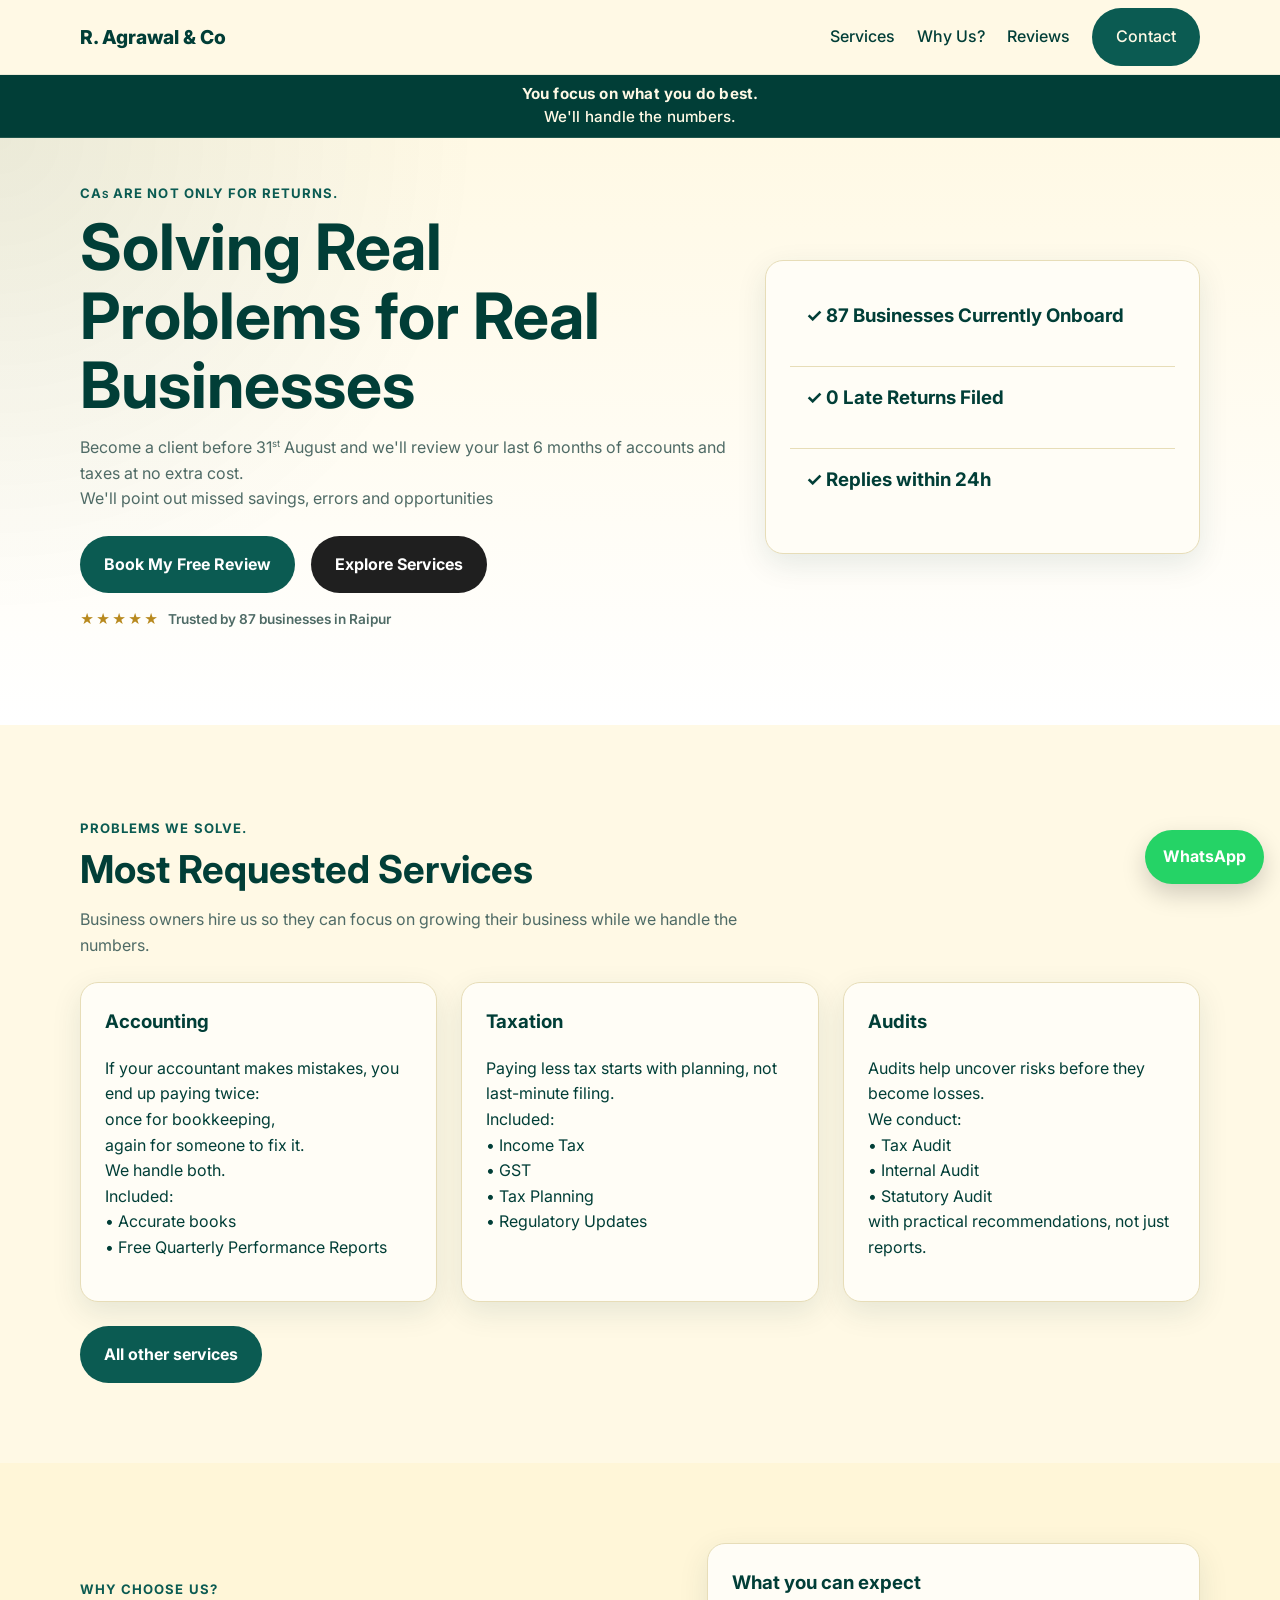
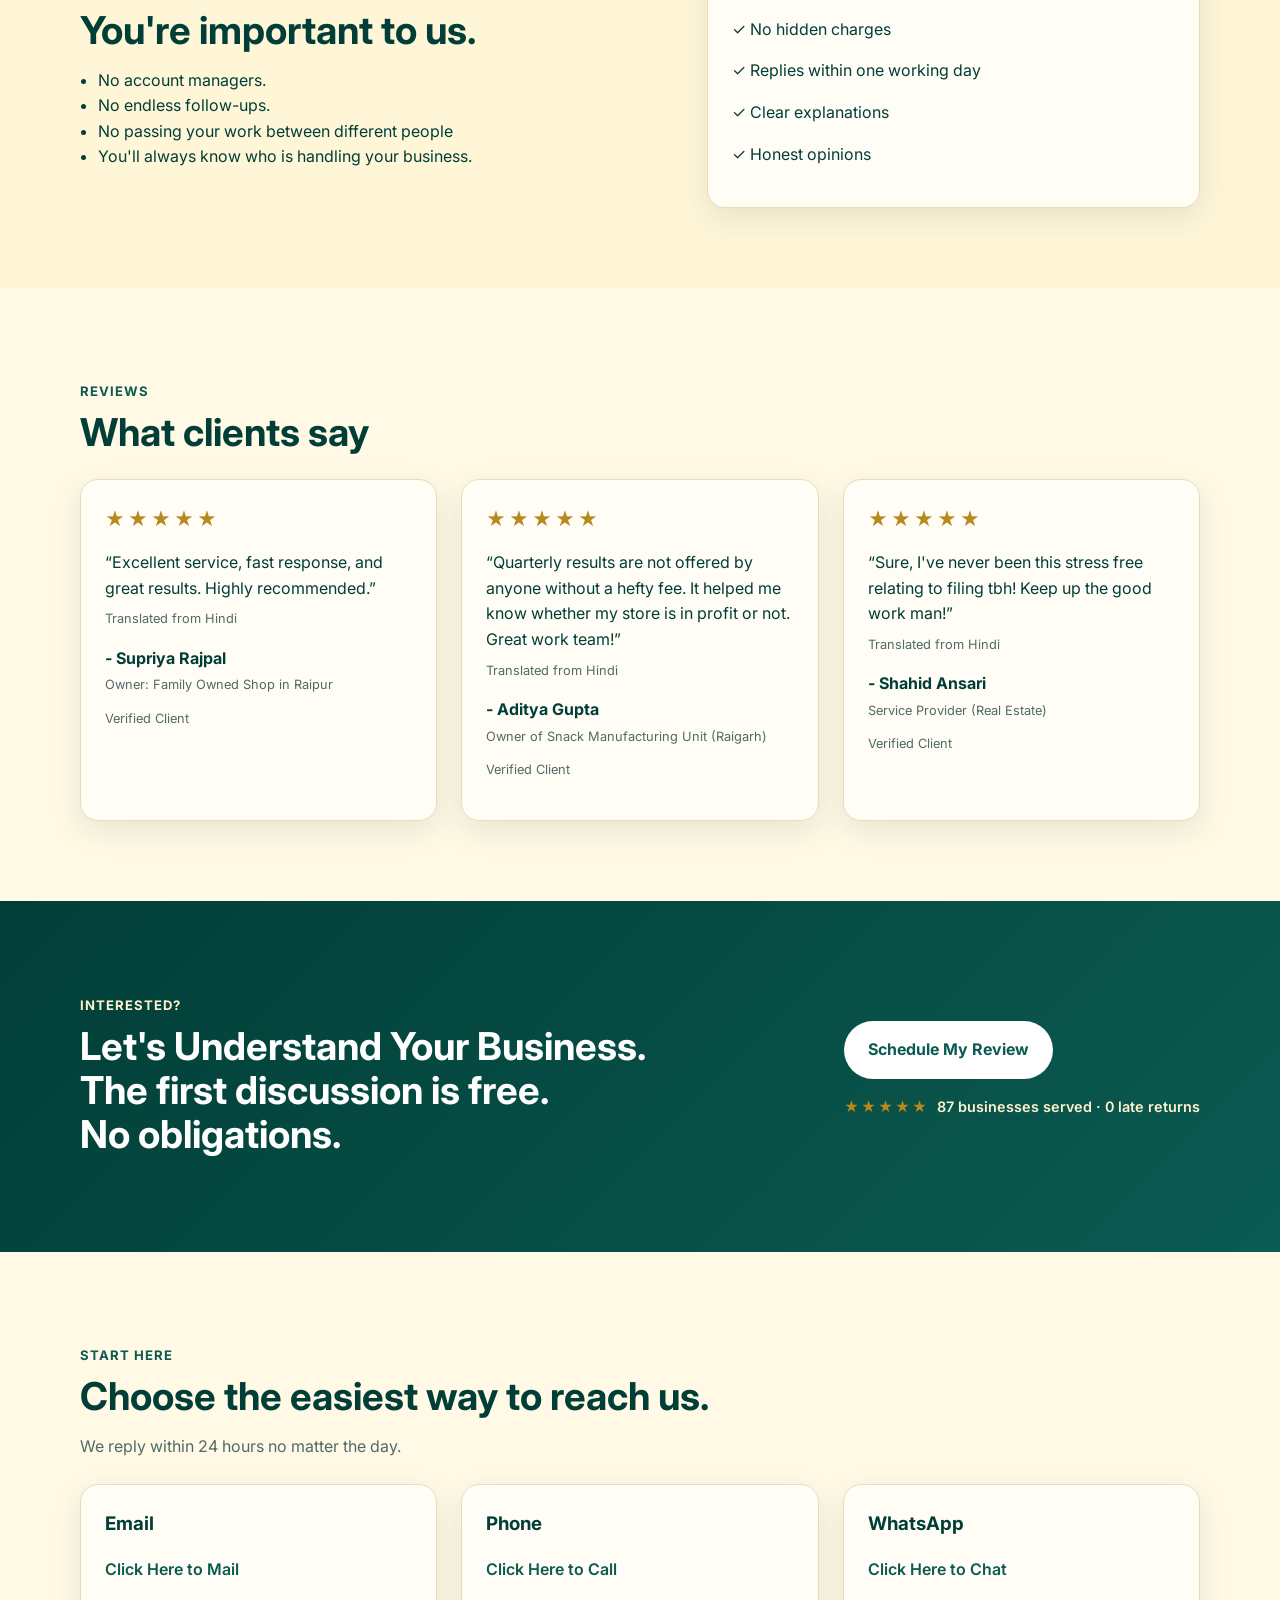
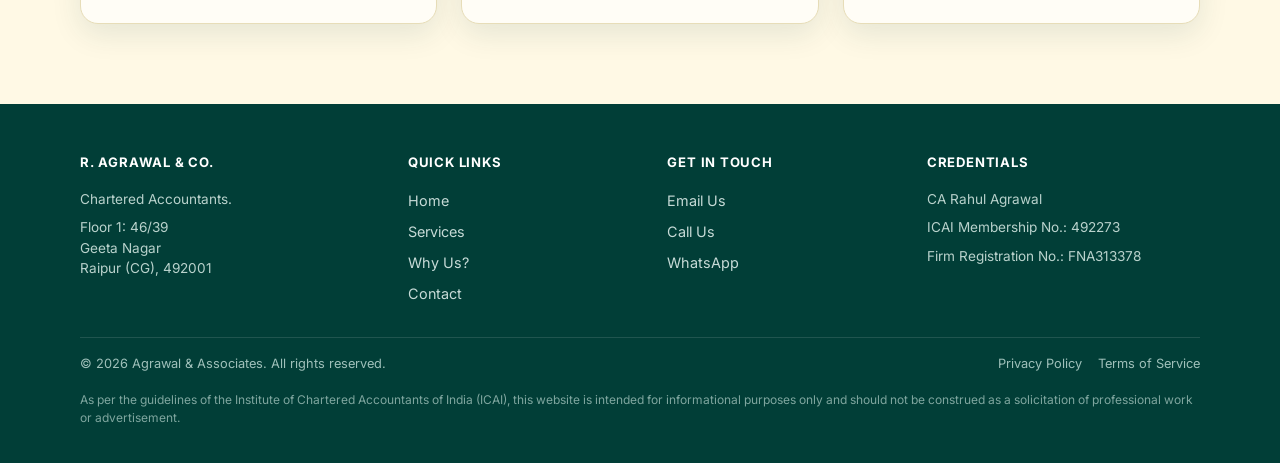
<file: index.html>
<!DOCTYPE html>
<html lang="en">
<head>
  <!-- Google tag (gtag.js) -->
<script async src="https://www.googletagmanager.com/gtag/js?id=AW-18362344918"></script>
<script>
  window.dataLayer = window.dataLayer || [];
  function gtag(){dataLayer.push(arguments);}
  gtag('js', new Date());

  gtag('config', 'AW-18362344918');
</script>
  <meta charset="UTF-8" />
  <meta name="viewport" content="width=device-width, initial-scale=1.0" />
  <title>R. Agrawal & Co. | Chartered Accountants</title>
  <meta name="description" content="Chartered Accountants CA in Raipur helping businesses with GST, Income Tax, Accounting, Audit and financial advisory. Free 6-month review for new clients." />
  <link rel="preconnect" href="https://fonts.googleapis.com">
  <link rel="preconnect" href="https://fonts.gstatic.com" crossorigin>
  <link href="https://fonts.googleapis.com/css2?family=Inter:wght@400;500;600;700;800&display=swap" rel="stylesheet">
  <link rel="stylesheet" href="styles.css" />
  <script>
  gtag('config', 'AW-18362344918/aFgICIaK-tocENbL7LNE', {
    'phone_conversion_number': 'REPLACE WITH VALUE'
  });
</script>

</head>
<body>
  <header class="site-header">
    <div class="container nav">
      <a href="#" class="logo">R. Agrawal & Co</a>

      <button class="menu-toggle" id="menuToggle" aria-label="Open menu">
        ☰
      </button>

      <nav class="nav-links" id="navLinks">
        <a href="services.html">Services</a>
        <a href="#about">Why Us?</a>
        <a href="#testimonials">Reviews</a>
        <a href="#contact" class="btn" style="color: #fff9e5;">Contact</a>
      </nav>
    </div>
  </header>
   <section class="top-strip" aria-label="Firm Philosophy">
  <div class="container">
    <p>
      <strong>You focus on what you do best.</strong><br>
      We'll handle the numbers.
    </p>
  </div>
</section>
  <main>
    <section class="hero">
      <div class="container hero-grid">
        <div>
          <p class="eyebrow">
  CA<span class="small-s">s</span> are not only for returns.
</p>
          <h1>Solving Real Problems for Real Businesses</h1>
          <p class="hero-text">
            Become a client before 31<sup>st</sup> August and we'll review your last 6 months of accounts and taxes at no extra cost.<br>
We'll point out missed savings, errors and opportunities
          </p>
          <div class="hero-actions">
            <a href="#contact" class="btn"> Book My Free Review </a>
            <a href="services.html" class="btn btn-secondary">Explore Services</a>
          </div>
          <p class="trust-line">
            <span class="stars">★★★★★</span> Trusted by 87 businesses in Raipur
          </p>
        </div>

        <div class="hero-card">
          <div class="stat">
            <h3>✓ 87 Businesses Currently Onboard</h3>
          </div>
          <div class="stat">
            <h3>✓ 0 Late Returns Filed</h3>
          </div>
          <div class="stat">
            <h3>✓ Replies within 24h</h3>
          </div>
        </div>
      </div>
    </section>

    <section class="section" id="services">
      <div class="container">
        <p class="section-label">Problems we solve.</p>
        <h2>Most Requested Services</h2>
        <p class="section-intro">
          Business owners hire us so they can focus on growing their business while we handle the numbers.
        </p>
        <div class="cards">
          <article class="card">
            <h3>Accounting</h3>
            <p>If your accountant makes mistakes, you end up paying twice:<br>
              once for bookkeeping,<br>
              again for someone to fix it.<br>
              We handle both.<br>
              Included:<br>
              • Accurate books<br>
              • Free Quarterly Performance Reports<br>
            </p>
          </article>

          <article class="card">
            <h3>Taxation</h3>
            <p>
              Paying less tax starts with planning, not last-minute filing.<br>
              Included:<br>
              • Income Tax<br>
              • GST<br>
              • Tax Planning<br>
              • Regulatory Updates
            </p>
          </article>

          <article class="card">
            <h3>Audits</h3>
            <p>
              Audits help uncover risks before they become losses.<br>
              We conduct:<br>
              • Tax Audit<br>
              • Internal Audit<br>
              • Statutory Audit
              <br>with practical recommendations, not just reports.
            </p>
          </article>
        </div>
        <div class="hero-actions">
            <a href="services.html" class="btn">All other services</a>
          </div>
      </div>
    </section>

    <section class="section alt" id="about">
      <div class="container split">
        <div>
  <p class="section-label">Why Choose Us?</p>
  <h2>You're important to us.</h2>
  <ul class="check-list">
    <li>No account managers.</li>
    <li>No endless follow-ups.</li>
    <li>No passing your work between different people</li>
    <li>You'll always know who is handling your business.</li>
  </ul>
</div>

       <div class="about-box">
  <h3>What you can expect</h3>
  <p>✓ No hidden charges</p>
  <p>✓ Replies within one working day</p>
  <p>✓ Clear explanations</p>
  <p>✓ Honest opinions</p>
</div>
      </div>
    </section>

    <section class="section" id="testimonials">
      <div class="container">
        <p class="section-label">Reviews</p>
        <h2>What clients say</h2>

        <div class="cards">
               <article class="card testimonial">
                 <div class="testimonial-stars" aria-label="5 out of 5 stars">★★★★★</div>
  <p class="review">
    “Excellent service, fast response, and great results. Highly recommended.”
  </p>

  <p class="testimonialsnote">Translated from Hindi</p>

  <strong>- Supriya Rajpal</strong>
  <p class="role">Owner: Family Owned Shop in Raipur</p>
<p class="testimonialsnote">Verified Client</p>
</article>

    <article class="card testimonial">
  <div class="testimonial-stars" aria-label="5 out of 5 stars">★★★★★</div>

  <p class="review">
    “Quarterly results are not offered by anyone without a hefty fee. It helped me know whether my store is in profit or not. Great work team!”
  </p>

  <p class="testimonialsnote">Translated from Hindi</p>

  <strong>- Aditya Gupta</strong>
  <p class="role">Owner of Snack Manufacturing Unit (Raigarh)</p>
      <p class="testimonialsnote">Verified Client</p>
</article>

        <article class="card testimonial">
          <div class="testimonial-stars" aria-label="5 out of 5 stars">★★★★★</div>
  <p class="review">
    “Sure, I've never been this stress free relating to filing tbh! Keep up the good work man!”
  </p>

  <p class="testimonialsnote">Translated from Hindi</p>

  <strong>- Shahid Ansari</strong>
  <p class="role">Service Provider (Real Estate)</p>
          <p class="testimonialsnote">Verified Client</p>
</article>
          
        </div>
      </div>
    </section>

    <section class="section cta">
      <div class="container cta-box">
        <div>
          <p class="section-label light">Interested?</p>
          <h2>Let's Understand Your Business.<br>
            The first discussion is free.<br>
            No obligations.</h2>
        </div>
        <div>
          <a href="#contact" class="btn btn-light">Schedule My Review</a>
          <p class="cta-trust">
            <span class="stars">★★★★★</span> 87 businesses served · 0 late returns
          </p>
        </div>
      </div>
    </section>

    <section class="section" id="contact">
      <div class="container">
        <p class="section-label">Start Here</p>
        <h2>Choose the easiest way to reach us.</h2>
        <p class="section-intro">
          We reply within 24 hours no matter the day.
        </p>

        <div class="contact-grid">
          <div class="card">
            <h3>Email</h3>
            <p><a href="mailto:businessrahul.1191@gmail.com">Click Here to Mail</a></p>
          </div>

          <div class="card">
            <h3>Phone</h3>
            <p><a href="tel:+919232111200">Click Here to Call</a></p>
          </div>
          <div class="card">
  <h3>WhatsApp</h3>
  <p>
    <a href="https://wa.me/919232111200?text=Hi%20I%20visited%20your%20website%20and%20want%20to%20know%20more." target="_blank">
      Click Here to Chat
    </a>
  </p>
</div>
          
        </div>
      </div>
    </section>
  </main>

  <footer class="site-footer">
    <div class="container">
      <div class="footer-grid">
       <div class="footer-col">
          <h4>R. Agrawal & Co.</h4>
          <p>Chartered Accountants.</p>
          <p>Floor 1: 46/39<br>
Geeta Nagar<br>
Raipur (CG), 492001</p>
        </div>

        <div class="footer-col">
          <h4>Quick Links</h4>
          <a href="index.html">Home</a>
          <a href="services.html">Services</a>
          <a href="index.html#about">Why Us?</a>
          <a href="index.html#contact">Contact</a>
        </div>

        <div class="footer-col">
          <h4>Get in Touch</h4>
          <a href="mailto:businessrahul.1191@gmail.com">Email Us</a>
          <a href="tel:+919232111200">Call Us</a>
          <a href="https://wa.me/919232111200?text=Hi%20I%20visited%20your%20website%20and%20want%20to%20know%20more." target="_blank">WhatsApp</a>
        </div>

        <div class="footer-col">
          <h4>Credentials</h4>
          <p>CA Rahul Agrawal</p>
          <p>ICAI Membership No.: 492273</p>
          <p>Firm Registration No.: FNA313378</p>
        </div>
      </div>

      <div class="footer-bottom">
        <span>© <span id="year"></span> Agrawal & Associates. All rights reserved.</span>
        <div class="legal-links">
          <a href="privacy-policy">Privacy Policy</a>
          <a href="terms-of-service.html">Terms of Service</a>
        </div>
      </div>

      <p class="footer-disclaimer">
        As per the guidelines of the Institute of Chartered Accountants of India (ICAI), this website is intended for informational purposes only and should not be construed as a solicitation of professional work or advertisement.
      </p>
    </div>
  </footer>

  <script src="script.js"></script>
  <a
  href="https://wa.me/919232111200?text=Hi%20I%20visited%20your%20website%20and%20want%20to%20know%20more."
  class="whatsapp-float"
  target="_blank"
  aria-label="Connect on WhatsApp"
>
  WhatsApp
</a>
</body>
</html>
</file>
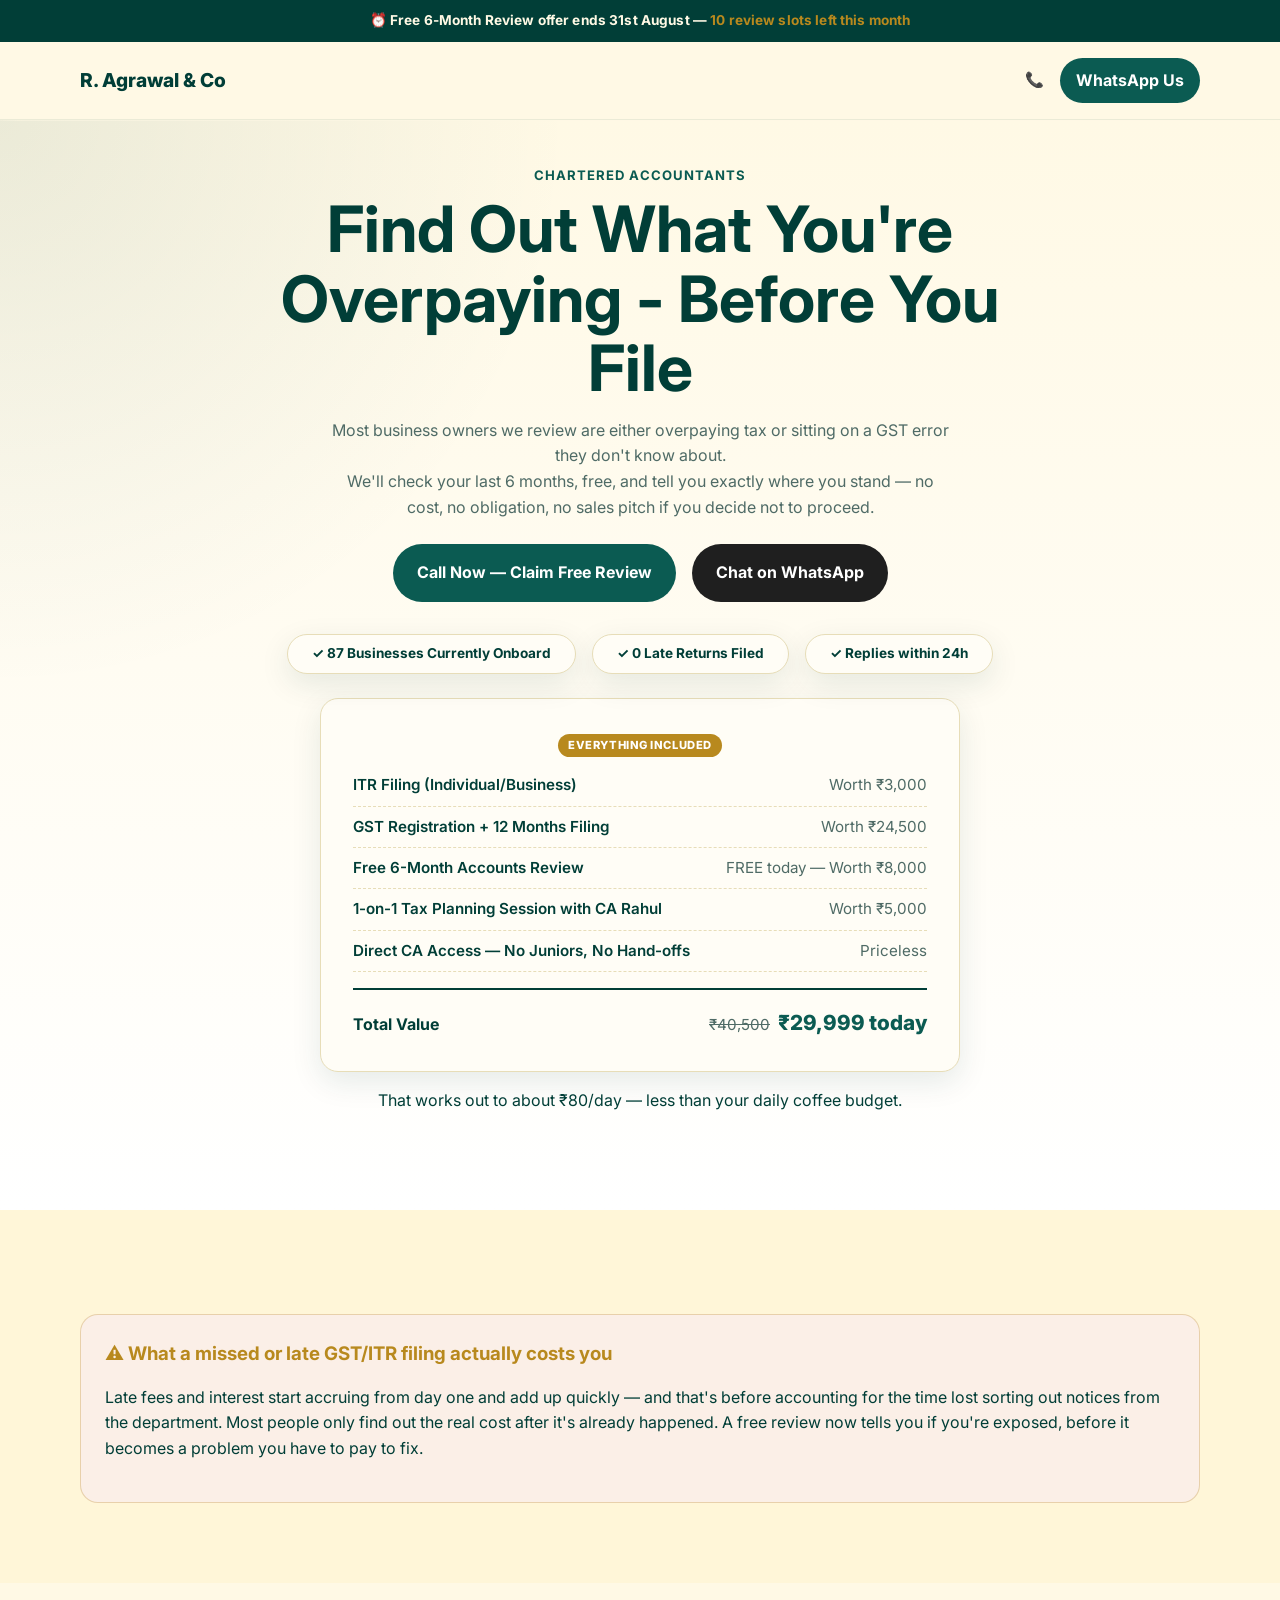
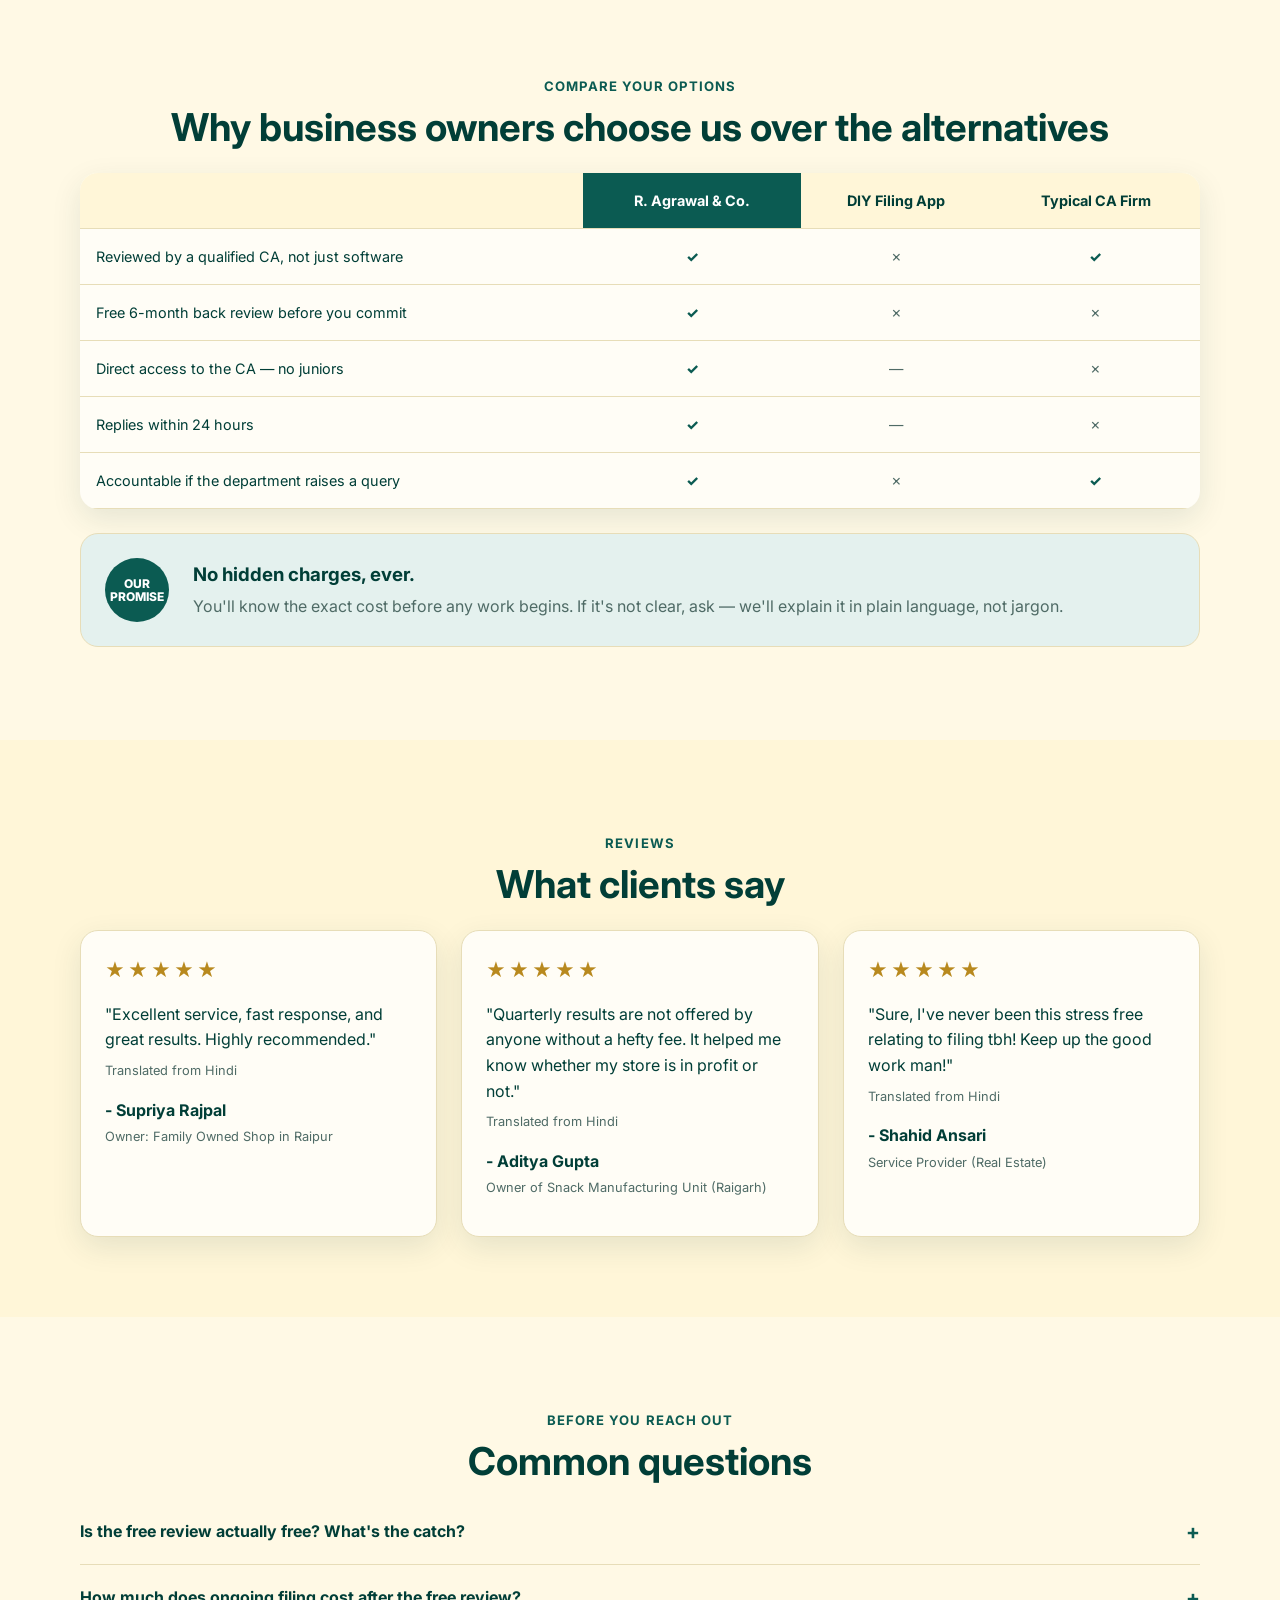
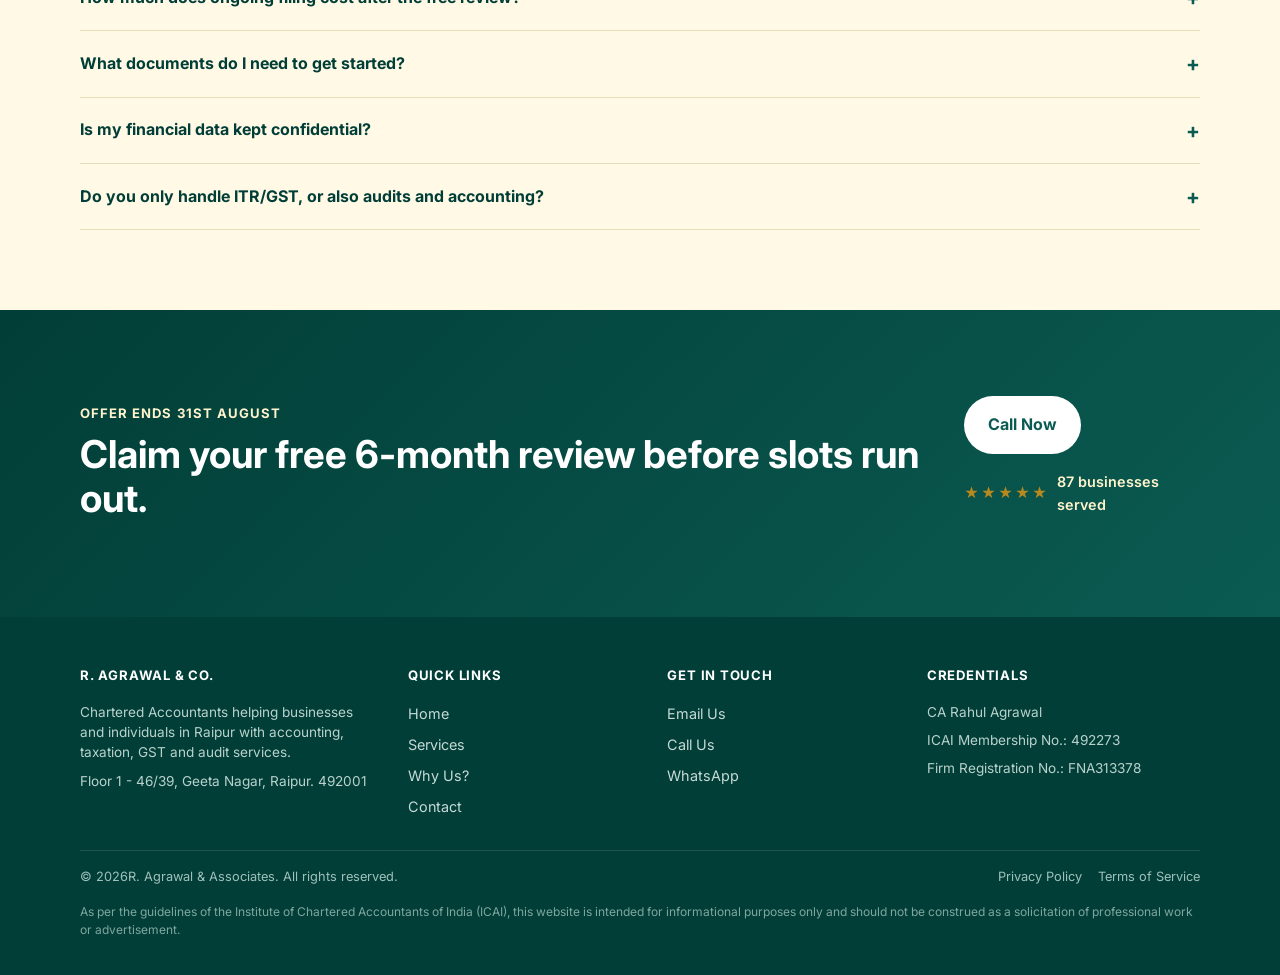
<file: landing-p.html>
<!DOCTYPE html>
<html lang="en">
<head>
  <!-- Google tag (gtag.js) -->
<script async src="https://www.googletagmanager.com/gtag/js?id=AW-18362344918"></script>
<script>
  window.dataLayer = window.dataLayer || [];
  function gtag(){dataLayer.push(arguments);}
  gtag('js', new Date());

  gtag('config', 'AW-18362344918');
</script>
  <meta charset="UTF-8" />
  <meta name="viewport" content="width=device-width, initial-scale=1.0" />
  <title>ITR & GST Filing in Raipur — Free 6-Month Review | R. Agrawal & Co.</title>
  <meta name="description" content="Find out what you're overpaying or exposed to, free. Full ITR & GST filing handled by a Chartered Accountant, direct — no juniors, no hidden charges." />
  <meta name="robots" content="noindex, follow" />
  <link rel="preconnect" href="https://fonts.googleapis.com">
  <link rel="preconnect" href="https://fonts.gstatic.com" crossorigin>
  <link href="https://fonts.googleapis.com/css2?family=Inter:wght@400;500;600;700;800&display=swap" rel="stylesheet">
  <link rel="stylesheet" href="styles.css" />

  <!-- TODO: paste your Google Ads conversion tracking / GA4 tag here before launch -->
  <script>
  gtag('config', 'AW-18362344918/aFgICIaK-tocENbL7LNE', {
    'phone_conversion_number': 'REPLACE WITH VALUE'
  });
</script>

</head>
<body>

  <div class="urgency-banner">
    ⏰ Free 6-Month Review offer ends 31st August — <span class="slots">10 review slots left this month</span>
  </div>

  <header class="lp-header">
    <div class="container nav">
      <a href="index.html" class="logo">R. Agrawal & Co</a>
      <div class="lp-header-actions">
        <a href="tel:+919232111200" class="phone-link">📞</a>
        <a href="https://wa.me/919232111200?text=Hi%2C%20I%27m%20looking%20for%20help%20with%20ITR%2FGST%20filing." class="btn btn-sm" target="_blank">WhatsApp Us</a>
      </div>
    </div>
  </header>

  <main>
    <section class="hero">
      <div class="container" style="text-align:center;">
        <p class="eyebrow" style="justify-content:center;">Chartered Accountants</p>
        <h1 style="max-width: 780px; margin-left:auto; margin-right:auto;">Find Out What You're Overpaying - Before You File</h1>
        <p class="hero-text" style="max-width: 620px; margin-left:auto; margin-right:auto;">
          Most business owners we review are either overpaying tax or sitting on a GST error they don't know about.<br>
          We'll check your last 6 months, free, and tell you exactly where you stand — no cost, no obligation, no
          sales pitch if you decide not to proceed.
        </p>

        <div class="hero-actions" style="justify-content:center;">
          <a href="tel:+919232111200" class="btn">Call Now — Claim Free Review</a>
          <a href="https://wa.me/919232111200?text=Hi%2C%20I%27m%20looking%20for%20help%20with%20ITR%2FGST%20filing." class="btn btn-secondary" target="_blank">Chat on WhatsApp</a>
        </div>

        <div class="stat-row" style="justify-content:center;">
          <span class="stat-chip">✓ 87 Businesses Currently Onboard</span>
          <span class="stat-chip">✓ 0 Late Returns Filed</span>
          <span class="stat-chip">✓ Replies within 24h</span>
        </div>

        <!-- Value stack: what Hormozi calls making the value visibly outweigh the price.
             Replace bracketed figures with your real numbers before publishing. -->
        <div class="value-stack">
          <span class="ribbon">Everything included</span>
          <div class="value-row">
            <span class="item">ITR Filing (Individual/Business)</span>
            <span class="worth">Worth ₹3,000</span>
          </div>
          <div class="value-row">
            <span class="item">GST Registration + 12 Months Filing</span>
            <span class="worth">Worth ₹24,500</span>
          </div>
          <div class="value-row">
            <span class="item">Free 6-Month Accounts Review</span>
            <span class="worth">FREE today — Worth ₹8,000</span>
          </div>
          <div class="value-row">
            <span class="item">1-on-1 Tax Planning Session with CA Rahul</span>
            <span class="worth">Worth ₹5,000</span>
          </div>
          <div class="value-row">
            <span class="item">Direct CA Access — No Juniors, No Hand-offs</span>
            <span class="worth">Priceless</span>
          </div>
          <div class="value-total">
            <span class="label">Total Value</span>
            <span><span class="anchor">₹40,500</span><span class="today">₹29,999 today</span></span>
          </div>
        </div>
        <p class="per-day">That works out to about ₹80/day — less than your daily coffee budget.</p>
      </div>
    </section>

    <section class="section alt">
      <div class="container">
        <div class="loss-box">
          <h3>⚠ What a missed or late GST/ITR filing actually costs you</h3>
          <p>
            Late fees and interest start accruing from day one and add up quickly — and that's before accounting
            for the time lost sorting out notices from the department. Most people only find out the real cost
            after it's already happened. A free review now tells you if you're exposed, before it becomes a
            problem you have to pay to fix.
          </p>
        </div>
      </div>
    </section>

    <section class="section">
      <div class="container">
        <p class="section-label" style="text-align:center; justify-content:center;">Compare Your Options</p>
        <h2 style="text-align:center;">Why business owners choose us over the alternatives</h2>

        <table class="comparison-table">
          <thead>
            <tr>
              <th></th>
              <th class="us">R. Agrawal & Co.</th>
              <th>DIY Filing App</th>
              <th>Typical CA Firm</th>
            </tr>
          </thead>
          <tbody>
            <tr>
              <td>Reviewed by a qualified CA, not just software</td>
              <td class="yes">✓</td>
              <td class="no">✗</td>
              <td class="yes">✓</td>
            </tr>
            <tr>
              <td>Free 6-month back review before you commit</td>
              <td class="yes">✓</td>
              <td class="no">✗</td>
              <td class="no">✗</td>
            </tr>
            <tr>
              <td>Direct access to the CA — no juniors</td>
              <td class="yes">✓</td>
              <td class="no">—</td>
              <td class="no">✗</td>
            </tr>
            <tr>
              <td>Replies within 24 hours</td>
              <td class="yes">✓</td>
              <td class="no">—</td>
              <td class="no">✗</td>
            </tr>
            <tr>
              <td>Accountable if the department raises a query</td>
              <td class="yes">✓</td>
              <td class="no">✗</td>
              <td class="yes">✓</td>
            </tr>
          </tbody>
        </table>

        <div class="guarantee-box">
          <div class="badge-circle">OUR<br>PROMISE</div>
          <div>
            <h3 style="margin:0 0 4px;">No hidden charges, ever.</h3>
            <p style="margin:0; color:var(--muted);">
              You'll know the exact cost before any work begins. If it's not clear, ask — we'll explain it in plain
              language, not jargon.
            </p>
          </div>
        </div>
        <p style="font-size:0.8rem; color:var(--muted); margin-top:8px;">
         </p>
      </div>
    </section>

    <section class="section alt" id="reviews">
      <div class="container">
        <p class="section-label" style="text-align:center; justify-content:center;">Reviews</p>
        <h2 style="text-align:center;">What clients say</h2>
        <div class="cards">
          <article class="card testimonial">
            <div class="testimonial-stars" aria-label="5 out of 5 stars">★★★★★</div>
            <p class="review">"Excellent service, fast response, and great results. Highly recommended."</p>
            <p class="testimonialsnote">Translated from Hindi</p>
            <strong>- Supriya Rajpal</strong>
            <p class="role">Owner: Family Owned Shop in Raipur</p>
          </article>

          <article class="card testimonial">
            <div class="testimonial-stars" aria-label="5 out of 5 stars">★★★★★</div>
            <p class="review">"Quarterly results are not offered by anyone without a hefty fee. It helped me know whether my store is in profit or not."</p>
            <p class="testimonialsnote">Translated from Hindi</p>
            <strong>- Aditya Gupta</strong>
            <p class="role">Owner of Snack Manufacturing Unit (Raigarh)</p>
          </article>

          <article class="card testimonial">
            <div class="testimonial-stars" aria-label="5 out of 5 stars">★★★★★</div>
            <p class="review">"Sure, I've never been this stress free relating to filing tbh! Keep up the good work man!"</p>
            <p class="testimonialsnote">Translated from Hindi</p>
            <strong>- Shahid Ansari</strong>
            <p class="role">Service Provider (Real Estate)</p>
          </article>
        </div>
      </div>
    </section>

    <section class="section">
      <div class="container">
        <p class="section-label" style="text-align:center; justify-content:center;">Before You Reach Out</p>
        <h2 style="text-align:center;">Common questions</h2>

        <details class="faq-item">
          <summary>Is the free review actually free? What's the catch?</summary>
          <p>Yes, genuinely free — we review your last 6 months of accounts and tell you where you stand. There's no obligation to become a client afterward. We offer this because most people who see the review choose to continue with us, and we'd rather earn that than ask you to commit blind.</p>
        </details>

        <details class="faq-item">
          <summary>How much does ongoing filing cost after the free review?</summary>
          <p>It depends on your income sources and business complexity. You'll get a clear quote after the free review — in writing, before any billable work starts.</p>
        </details>

        <details class="faq-item">
          <summary>What documents do I need to get started?</summary>
          <p>Typically your PAN, Aadhaar, last year's ITR (if any), bank statements, and Form 26AS/AIS. For GST, your registration certificate and sales/purchase records. We'll confirm the exact list once we understand your situation.</p>
        </details>

        <details class="faq-item">
          <summary>Is my financial data kept confidential?</summary>
          <p>Yes. As Chartered Accountants, we're bound by professional confidentiality obligations under the Chartered Accountants Act and ICAI guidelines. See our <a href="privacy-policy.html">Privacy Policy</a> for details.</p>
        </details>

        <details class="faq-item">
          <summary>Do you only handle ITR/GST, or also audits and accounting?</summary>
          <p>We handle the full range — accounting, taxation, and audits (tax, internal, and statutory). See our <a href="services.html">full services list</a>.</p>
        </details>
      </div>
    </section>

    <section class="section cta">
      <div class="container cta-box">
        <div>
          <p class="section-label light">Offer ends 31st August</p>
          <h2>Claim your free 6-month review before slots run out.</h2>
        </div>
        <div>
          <a href="tel:+918319011200" class="btn btn-light">Call Now</a>
          <p class="cta-trust">
            <span class="stars">★★★★★</span> 87 businesses served
          </p>
        </div>
      </div>
    </section>
  </main>

  <footer class="site-footer">
    <div class="container">
      <div class="footer-grid">
        <div class="footer-col">
          <h4>R. Agrawal & Co.</h4>
          <p>Chartered Accountants helping businesses and individuals in Raipur with accounting, taxation, GST and audit services.</p>
          <p>Floor 1 - 46/39, Geeta Nagar, Raipur. 492001</p>
        </div>

        <div class="footer-col">
          <h4>Quick Links</h4>
          <a href="index.html">Home</a>
          <a href="services.html">Services</a>
          <a href="index.html#about">Why Us?</a>
          <a href="index.html#contact">Contact</a>
        </div>

        <div class="footer-col">
          <h4>Get in Touch</h4>
          <a href="mailto:businessrahul.1191@gmail.com">Email Us</a>
          <a href="tel:+918319011200">Call Us</a>
          <a href="https://wa.me/918319011200?text=Hi%20I%20visited%20your%20website%20and%20want%20to%20know%20more." target="_blank">WhatsApp</a>
        </div>

        <div class="footer-col">
          <h4>Credentials</h4>
          <p>CA Rahul Agrawal</p>
          <p>ICAI Membership No.: 492273</p>
          <p>Firm Registration No.: FNA313378</p>
        </div>
      </div>

      <div class="footer-bottom">
        <span>© <span id="year"></span>R. Agrawal & Associates. All rights reserved.</span>
        <div class="legal-links">
          <a href="privacy-policy.html">Privacy Policy</a>
          <a href="terms-of-service.html">Terms of Service</a>
        </div>
      </div>

      <p class="footer-disclaimer">
        As per the guidelines of the Institute of Chartered Accountants of India (ICAI), this website is intended for informational purposes only and should not be construed as a solicitation of professional work or advertisement.
      </p>
    </div>
  </footer>

  <div class="sticky-cta">
    <a href="tel:+919232111200" class="btn">Call Now</a>
    <a href="https://wa.me/919232111200?text=Hi%2C%20I%27m%20looking%20for%20help%20with%20ITR%2FGST%20filing." class="btn btn-secondary" target="_blank">WhatsApp</a>
  </div>

  <script src="script.js"></script>
</body>
</html>
</file>
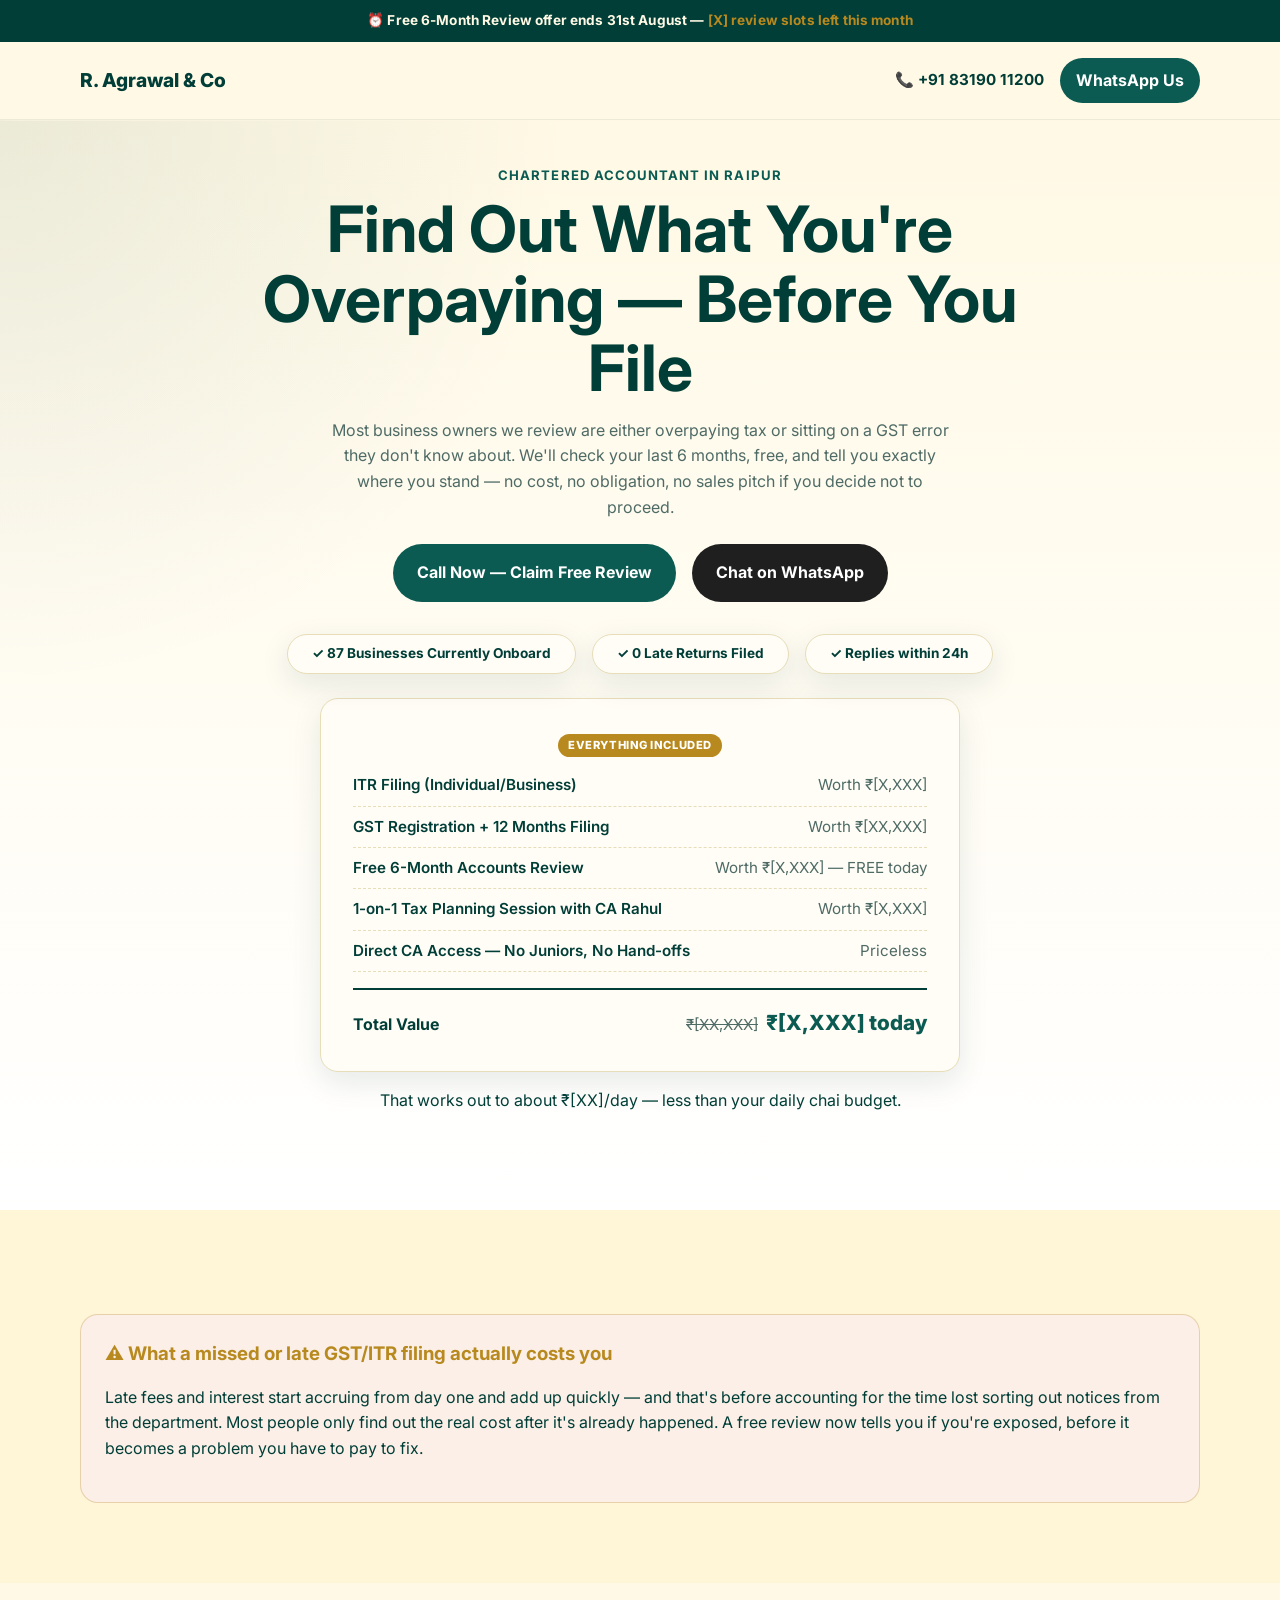
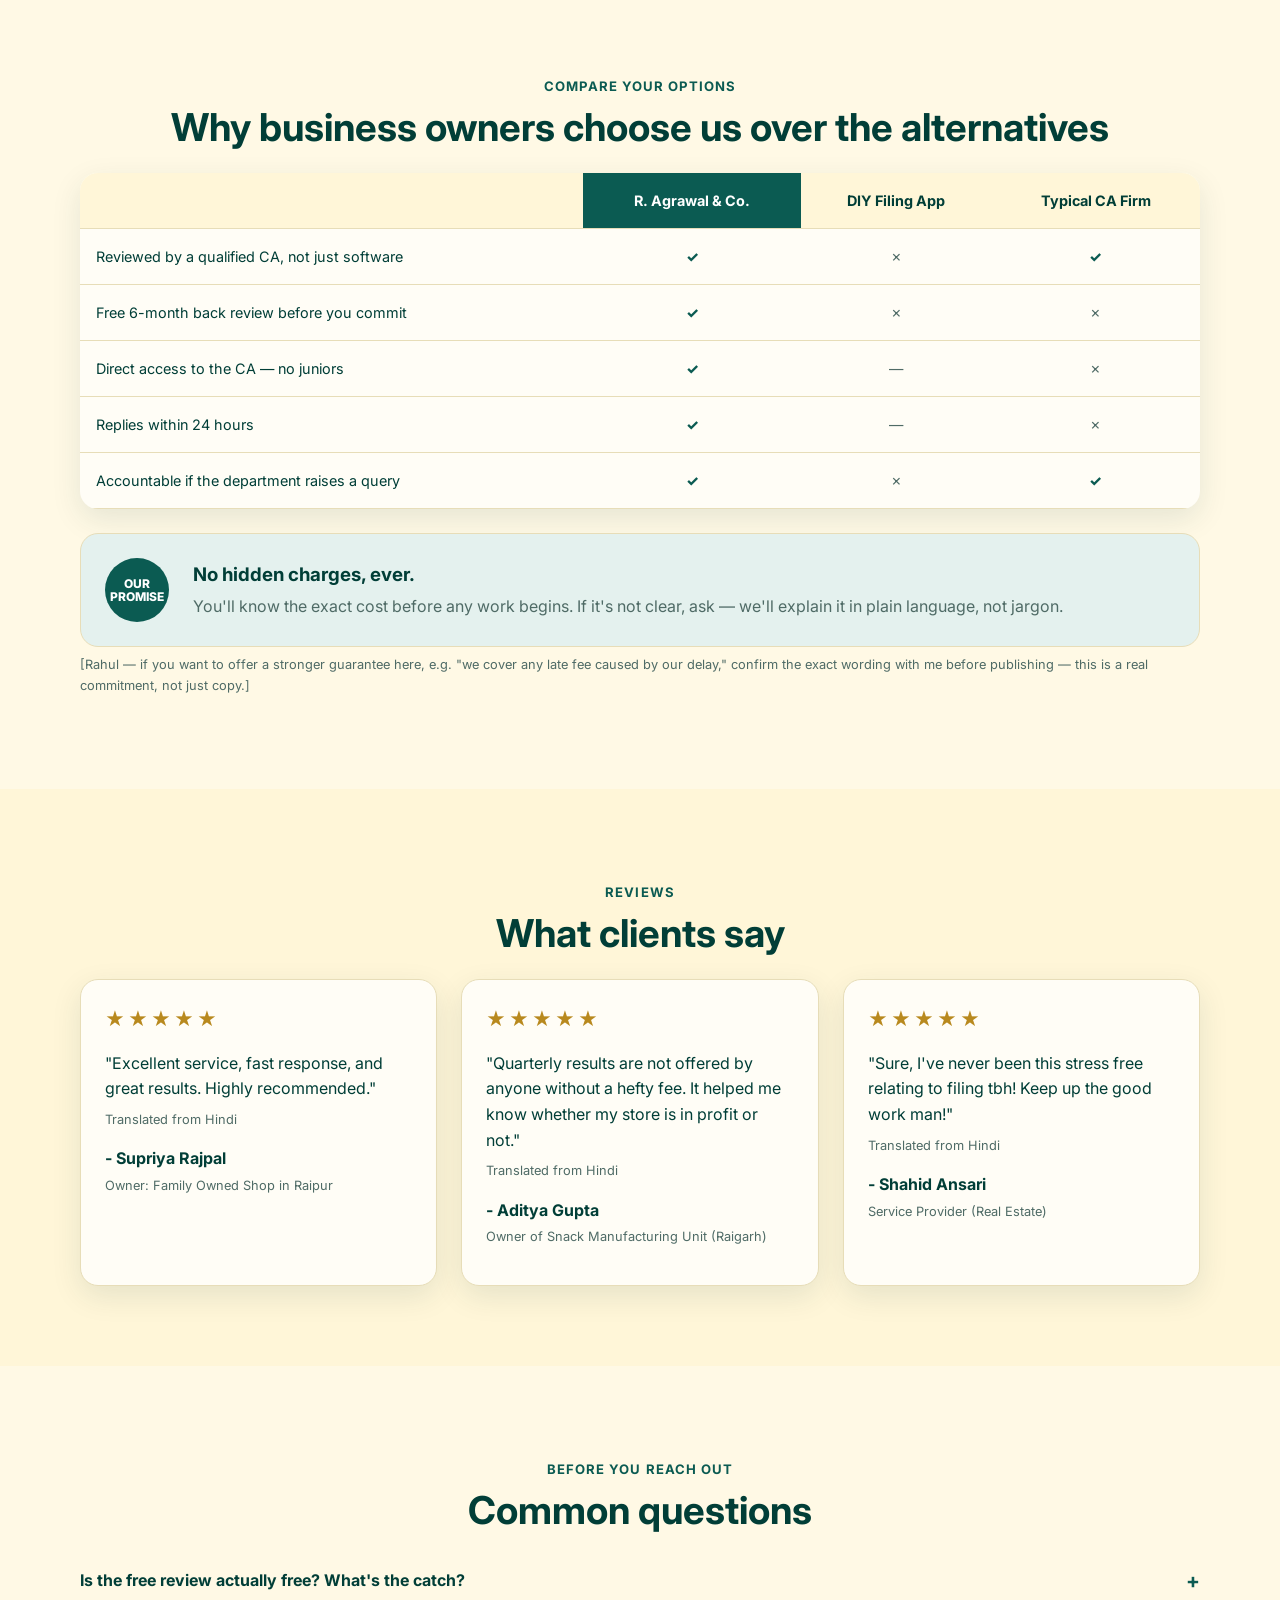
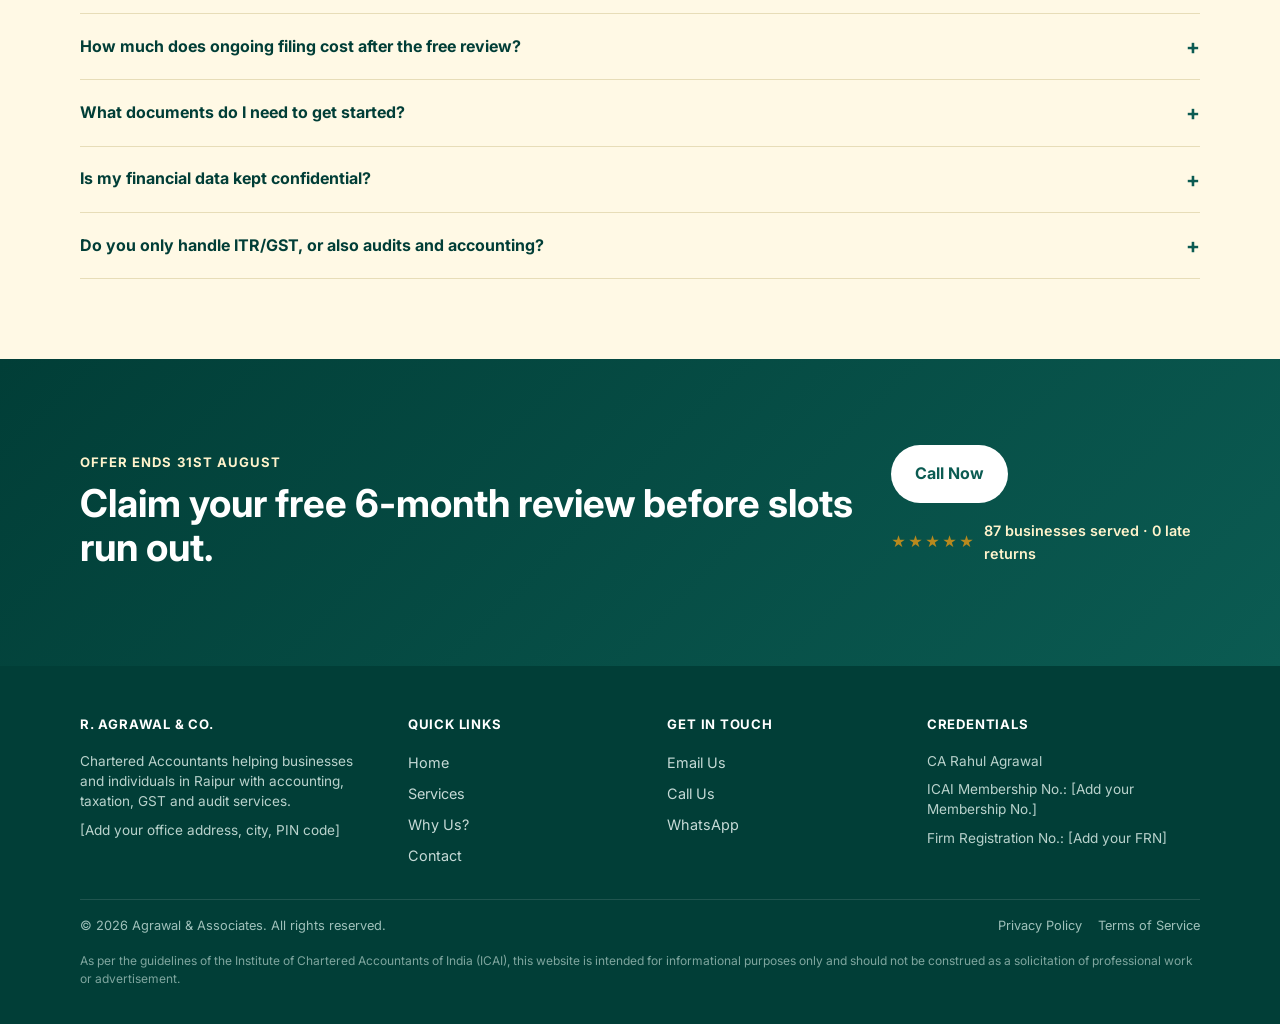
<file: lp-itr-gst-raipur.html>
<!DOCTYPE html>
<html lang="en">
<head>
  <meta charset="UTF-8" />
  <meta name="viewport" content="width=device-width, initial-scale=1.0" />
  <title>ITR & GST Filing in Raipur — Free 6-Month Review | R. Agrawal & Co.</title>
  <meta name="description" content="Find out what you're overpaying or exposed to, free. Full ITR & GST filing handled by a Chartered Accountant, direct — no juniors, no hidden charges." />
  <meta name="robots" content="noindex, follow" />
  <link rel="preconnect" href="https://fonts.googleapis.com">
  <link rel="preconnect" href="https://fonts.gstatic.com" crossorigin>
  <link href="https://fonts.googleapis.com/css2?family=Inter:wght@400;500;600;700;800&display=swap" rel="stylesheet">
  <link rel="stylesheet" href="styles.css" />

  <!-- TODO: paste your Google Ads conversion tracking / GA4 tag here before launch -->
</head>
<body>

  <div class="urgency-banner">
    ⏰ Free 6-Month Review offer ends 31st August — <span class="slots">[X] review slots left this month</span>
  </div>

  <header class="lp-header">
    <div class="container nav">
      <a href="index.html" class="logo">R. Agrawal & Co</a>
      <div class="lp-header-actions">
        <a href="tel:+918319011200" class="phone-link">📞 +91 83190 11200</a>
        <a href="https://wa.me/918319011200?text=Hi%2C%20I%27m%20looking%20for%20help%20with%20ITR%2FGST%20filing." class="btn btn-sm" target="_blank">WhatsApp Us</a>
      </div>
    </div>
  </header>

  <main>
    <section class="hero">
      <div class="container" style="text-align:center;">
        <p class="eyebrow" style="justify-content:center;">Chartered Accountant in Raipur</p>
        <h1 style="max-width: 780px; margin-left:auto; margin-right:auto;">Find Out What You're Overpaying — Before You File</h1>
        <p class="hero-text" style="max-width: 620px; margin-left:auto; margin-right:auto;">
          Most business owners we review are either overpaying tax or sitting on a GST error they don't know about.
          We'll check your last 6 months, free, and tell you exactly where you stand — no cost, no obligation, no
          sales pitch if you decide not to proceed.
        </p>

        <div class="hero-actions" style="justify-content:center;">
          <a href="tel:+918319011200" class="btn">Call Now — Claim Free Review</a>
          <a href="https://wa.me/918319011200?text=Hi%2C%20I%27m%20looking%20for%20help%20with%20ITR%2FGST%20filing." class="btn btn-secondary" target="_blank">Chat on WhatsApp</a>
        </div>

        <div class="stat-row" style="justify-content:center;">
          <span class="stat-chip">✓ 87 Businesses Currently Onboard</span>
          <span class="stat-chip">✓ 0 Late Returns Filed</span>
          <span class="stat-chip">✓ Replies within 24h</span>
        </div>

        <!-- Value stack: what Hormozi calls making the value visibly outweigh the price.
             Replace bracketed figures with your real numbers before publishing. -->
        <div class="value-stack">
          <span class="ribbon">Everything included</span>
          <div class="value-row">
            <span class="item">ITR Filing (Individual/Business)</span>
            <span class="worth">Worth ₹[X,XXX]</span>
          </div>
          <div class="value-row">
            <span class="item">GST Registration + 12 Months Filing</span>
            <span class="worth">Worth ₹[XX,XXX]</span>
          </div>
          <div class="value-row">
            <span class="item">Free 6-Month Accounts Review</span>
            <span class="worth">Worth ₹[X,XXX] — FREE today</span>
          </div>
          <div class="value-row">
            <span class="item">1-on-1 Tax Planning Session with CA Rahul</span>
            <span class="worth">Worth ₹[X,XXX]</span>
          </div>
          <div class="value-row">
            <span class="item">Direct CA Access — No Juniors, No Hand-offs</span>
            <span class="worth">Priceless</span>
          </div>
          <div class="value-total">
            <span class="label">Total Value</span>
            <span><span class="anchor">₹[XX,XXX]</span><span class="today">₹[X,XXX] today</span></span>
          </div>
        </div>
        <p class="per-day">That works out to about ₹[XX]/day — less than your daily chai budget.</p>
      </div>
    </section>

    <section class="section alt">
      <div class="container">
        <div class="loss-box">
          <h3>⚠ What a missed or late GST/ITR filing actually costs you</h3>
          <p>
            Late fees and interest start accruing from day one and add up quickly — and that's before accounting
            for the time lost sorting out notices from the department. Most people only find out the real cost
            after it's already happened. A free review now tells you if you're exposed, before it becomes a
            problem you have to pay to fix.
          </p>
        </div>
      </div>
    </section>

    <section class="section">
      <div class="container">
        <p class="section-label" style="text-align:center; justify-content:center;">Compare Your Options</p>
        <h2 style="text-align:center;">Why business owners choose us over the alternatives</h2>

        <table class="comparison-table">
          <thead>
            <tr>
              <th></th>
              <th class="us">R. Agrawal & Co.</th>
              <th>DIY Filing App</th>
              <th>Typical CA Firm</th>
            </tr>
          </thead>
          <tbody>
            <tr>
              <td>Reviewed by a qualified CA, not just software</td>
              <td class="yes">✓</td>
              <td class="no">✗</td>
              <td class="yes">✓</td>
            </tr>
            <tr>
              <td>Free 6-month back review before you commit</td>
              <td class="yes">✓</td>
              <td class="no">✗</td>
              <td class="no">✗</td>
            </tr>
            <tr>
              <td>Direct access to the CA — no juniors</td>
              <td class="yes">✓</td>
              <td class="no">—</td>
              <td class="no">✗</td>
            </tr>
            <tr>
              <td>Replies within 24 hours</td>
              <td class="yes">✓</td>
              <td class="no">—</td>
              <td class="no">✗</td>
            </tr>
            <tr>
              <td>Accountable if the department raises a query</td>
              <td class="yes">✓</td>
              <td class="no">✗</td>
              <td class="yes">✓</td>
            </tr>
          </tbody>
        </table>

        <div class="guarantee-box">
          <div class="badge-circle">OUR<br>PROMISE</div>
          <div>
            <h3 style="margin:0 0 4px;">No hidden charges, ever.</h3>
            <p style="margin:0; color:var(--muted);">
              You'll know the exact cost before any work begins. If it's not clear, ask — we'll explain it in plain
              language, not jargon.
            </p>
          </div>
        </div>
        <p style="font-size:0.8rem; color:var(--muted); margin-top:8px;">
          [Rahul — if you want to offer a stronger guarantee here, e.g. "we cover any late fee caused by our delay,"
          confirm the exact wording with me before publishing — this is a real commitment, not just copy.]
        </p>
      </div>
    </section>

    <section class="section alt" id="reviews">
      <div class="container">
        <p class="section-label" style="text-align:center; justify-content:center;">Reviews</p>
        <h2 style="text-align:center;">What clients say</h2>
        <div class="cards">
          <article class="card testimonial">
            <div class="testimonial-stars" aria-label="5 out of 5 stars">★★★★★</div>
            <p class="review">"Excellent service, fast response, and great results. Highly recommended."</p>
            <p class="testimonialsnote">Translated from Hindi</p>
            <strong>- Supriya Rajpal</strong>
            <p class="role">Owner: Family Owned Shop in Raipur</p>
          </article>

          <article class="card testimonial">
            <div class="testimonial-stars" aria-label="5 out of 5 stars">★★★★★</div>
            <p class="review">"Quarterly results are not offered by anyone without a hefty fee. It helped me know whether my store is in profit or not."</p>
            <p class="testimonialsnote">Translated from Hindi</p>
            <strong>- Aditya Gupta</strong>
            <p class="role">Owner of Snack Manufacturing Unit (Raigarh)</p>
          </article>

          <article class="card testimonial">
            <div class="testimonial-stars" aria-label="5 out of 5 stars">★★★★★</div>
            <p class="review">"Sure, I've never been this stress free relating to filing tbh! Keep up the good work man!"</p>
            <p class="testimonialsnote">Translated from Hindi</p>
            <strong>- Shahid Ansari</strong>
            <p class="role">Service Provider (Real Estate)</p>
          </article>
        </div>
      </div>
    </section>

    <section class="section">
      <div class="container">
        <p class="section-label" style="text-align:center; justify-content:center;">Before You Reach Out</p>
        <h2 style="text-align:center;">Common questions</h2>

        <details class="faq-item">
          <summary>Is the free review actually free? What's the catch?</summary>
          <p>Yes, genuinely free — we review your last 6 months of accounts and tell you where you stand. There's no obligation to become a client afterward. We offer this because most people who see the review choose to continue with us, and we'd rather earn that than ask you to commit blind.</p>
        </details>

        <details class="faq-item">
          <summary>How much does ongoing filing cost after the free review?</summary>
          <p>It depends on your income sources and business complexity. You'll get a clear quote after the free review — in writing, before any billable work starts.</p>
        </details>

        <details class="faq-item">
          <summary>What documents do I need to get started?</summary>
          <p>Typically your PAN, Aadhaar, last year's ITR (if any), bank statements, and Form 26AS/AIS. For GST, your registration certificate and sales/purchase records. We'll confirm the exact list once we understand your situation.</p>
        </details>

        <details class="faq-item">
          <summary>Is my financial data kept confidential?</summary>
          <p>Yes. As Chartered Accountants, we're bound by professional confidentiality obligations under the Chartered Accountants Act and ICAI guidelines. See our <a href="privacy-policy.html">Privacy Policy</a> for details.</p>
        </details>

        <details class="faq-item">
          <summary>Do you only handle ITR/GST, or also audits and accounting?</summary>
          <p>We handle the full range — accounting, taxation, and audits (tax, internal, and statutory). See our <a href="services.html">full services list</a>.</p>
        </details>
      </div>
    </section>

    <section class="section cta">
      <div class="container cta-box">
        <div>
          <p class="section-label light">Offer ends 31st August</p>
          <h2>Claim your free 6-month review before slots run out.</h2>
        </div>
        <div>
          <a href="tel:+918319011200" class="btn btn-light">Call Now</a>
          <p class="cta-trust">
            <span class="stars">★★★★★</span> 87 businesses served · 0 late returns
          </p>
        </div>
      </div>
    </section>
  </main>

  <footer class="site-footer">
    <div class="container">
      <div class="footer-grid">
        <div class="footer-col">
          <h4>R. Agrawal & Co.</h4>
          <p>Chartered Accountants helping businesses and individuals in Raipur with accounting, taxation, GST and audit services.</p>
          <p>[Add your office address, city, PIN code]</p>
        </div>

        <div class="footer-col">
          <h4>Quick Links</h4>
          <a href="index.html">Home</a>
          <a href="services.html">Services</a>
          <a href="index.html#about">Why Us?</a>
          <a href="index.html#contact">Contact</a>
        </div>

        <div class="footer-col">
          <h4>Get in Touch</h4>
          <a href="mailto:businessrahul.1191@gmail.com">Email Us</a>
          <a href="tel:+918319011200">Call Us</a>
          <a href="https://wa.me/918319011200?text=Hi%20I%20visited%20your%20website%20and%20want%20to%20know%20more." target="_blank">WhatsApp</a>
        </div>

        <div class="footer-col">
          <h4>Credentials</h4>
          <p>CA Rahul Agrawal</p>
          <p>ICAI Membership No.: [Add your Membership No.]</p>
          <p>Firm Registration No.: [Add your FRN]</p>
        </div>
      </div>

      <div class="footer-bottom">
        <span>© <span id="year"></span> Agrawal & Associates. All rights reserved.</span>
        <div class="legal-links">
          <a href="privacy-policy.html">Privacy Policy</a>
          <a href="terms-of-service.html">Terms of Service</a>
        </div>
      </div>

      <p class="footer-disclaimer">
        As per the guidelines of the Institute of Chartered Accountants of India (ICAI), this website is intended for informational purposes only and should not be construed as a solicitation of professional work or advertisement.
      </p>
    </div>
  </footer>

  <div class="sticky-cta">
    <a href="tel:+918319011200" class="btn">Call Now</a>
    <a href="https://wa.me/918319011200?text=Hi%2C%20I%27m%20looking%20for%20help%20with%20ITR%2FGST%20filing." class="btn btn-secondary" target="_blank">WhatsApp</a>
  </div>

  <script src="script.js"></script>
</body>
</html>
</file>
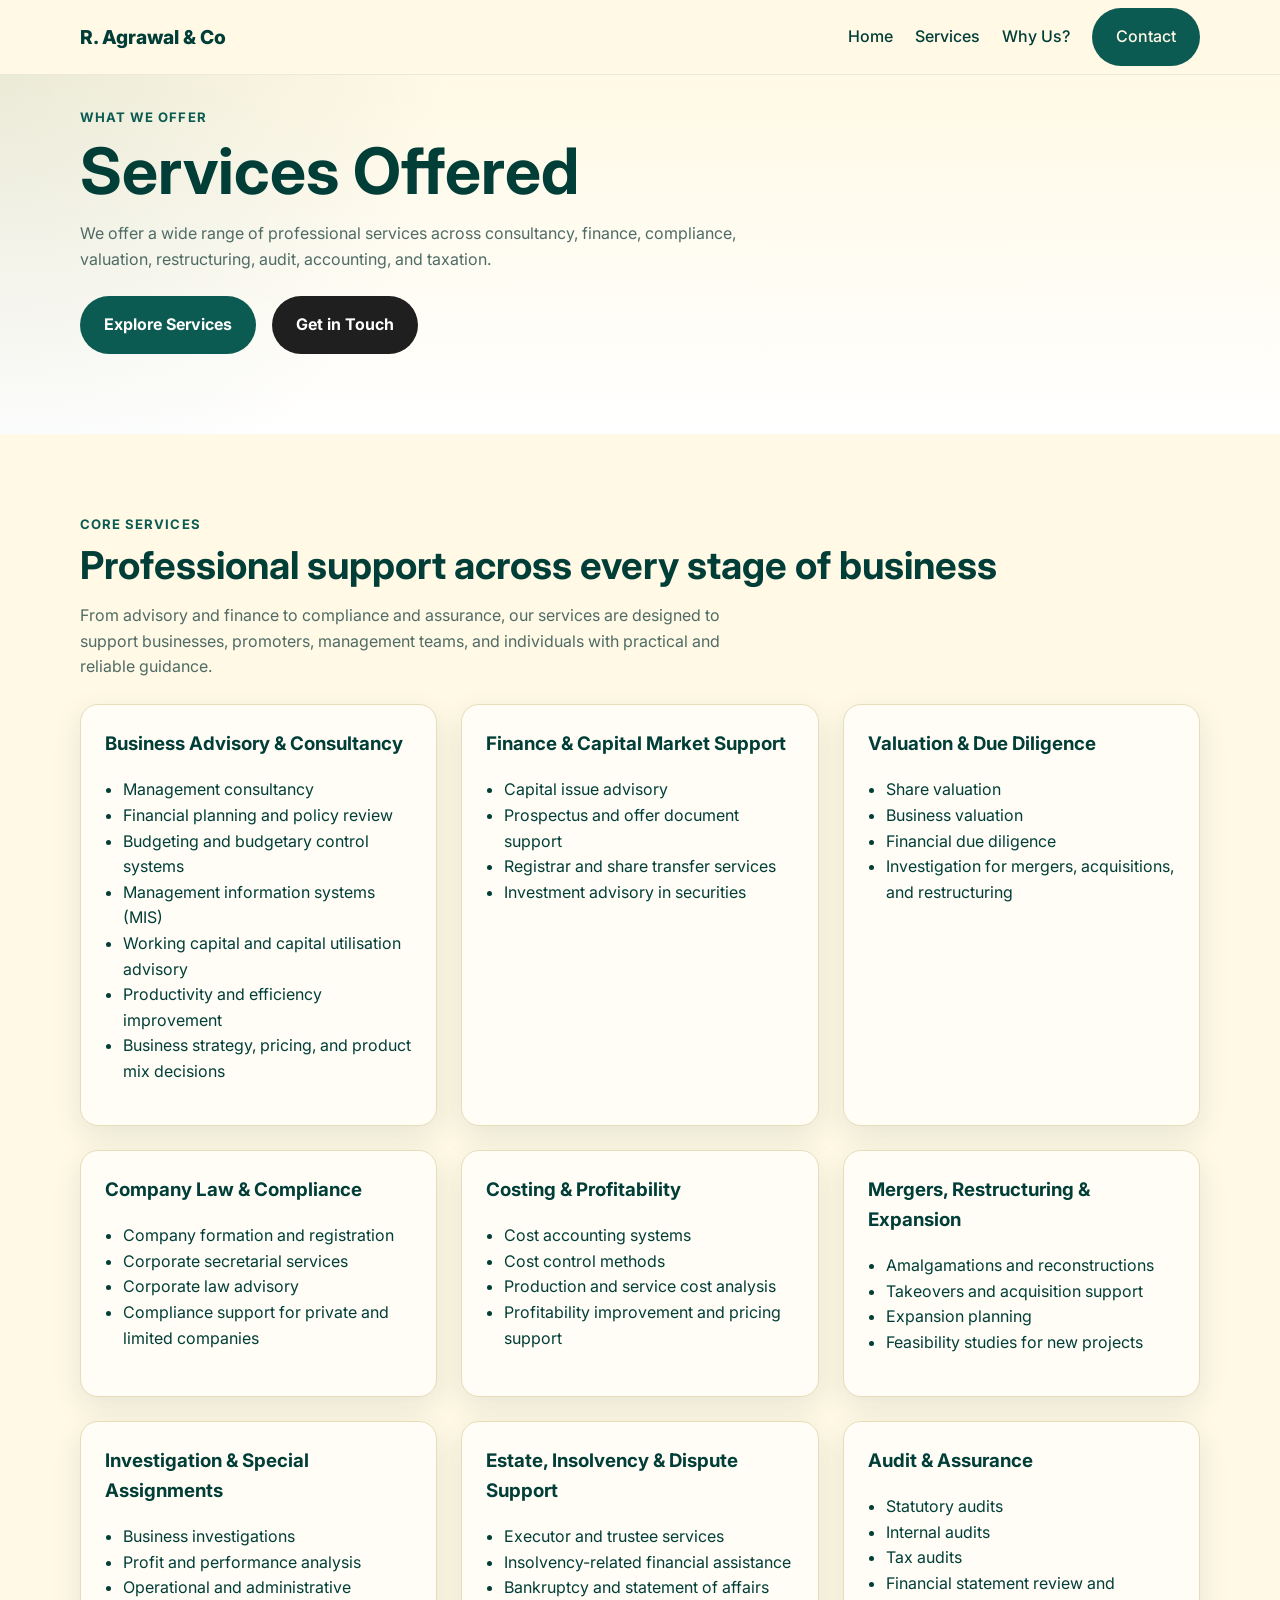
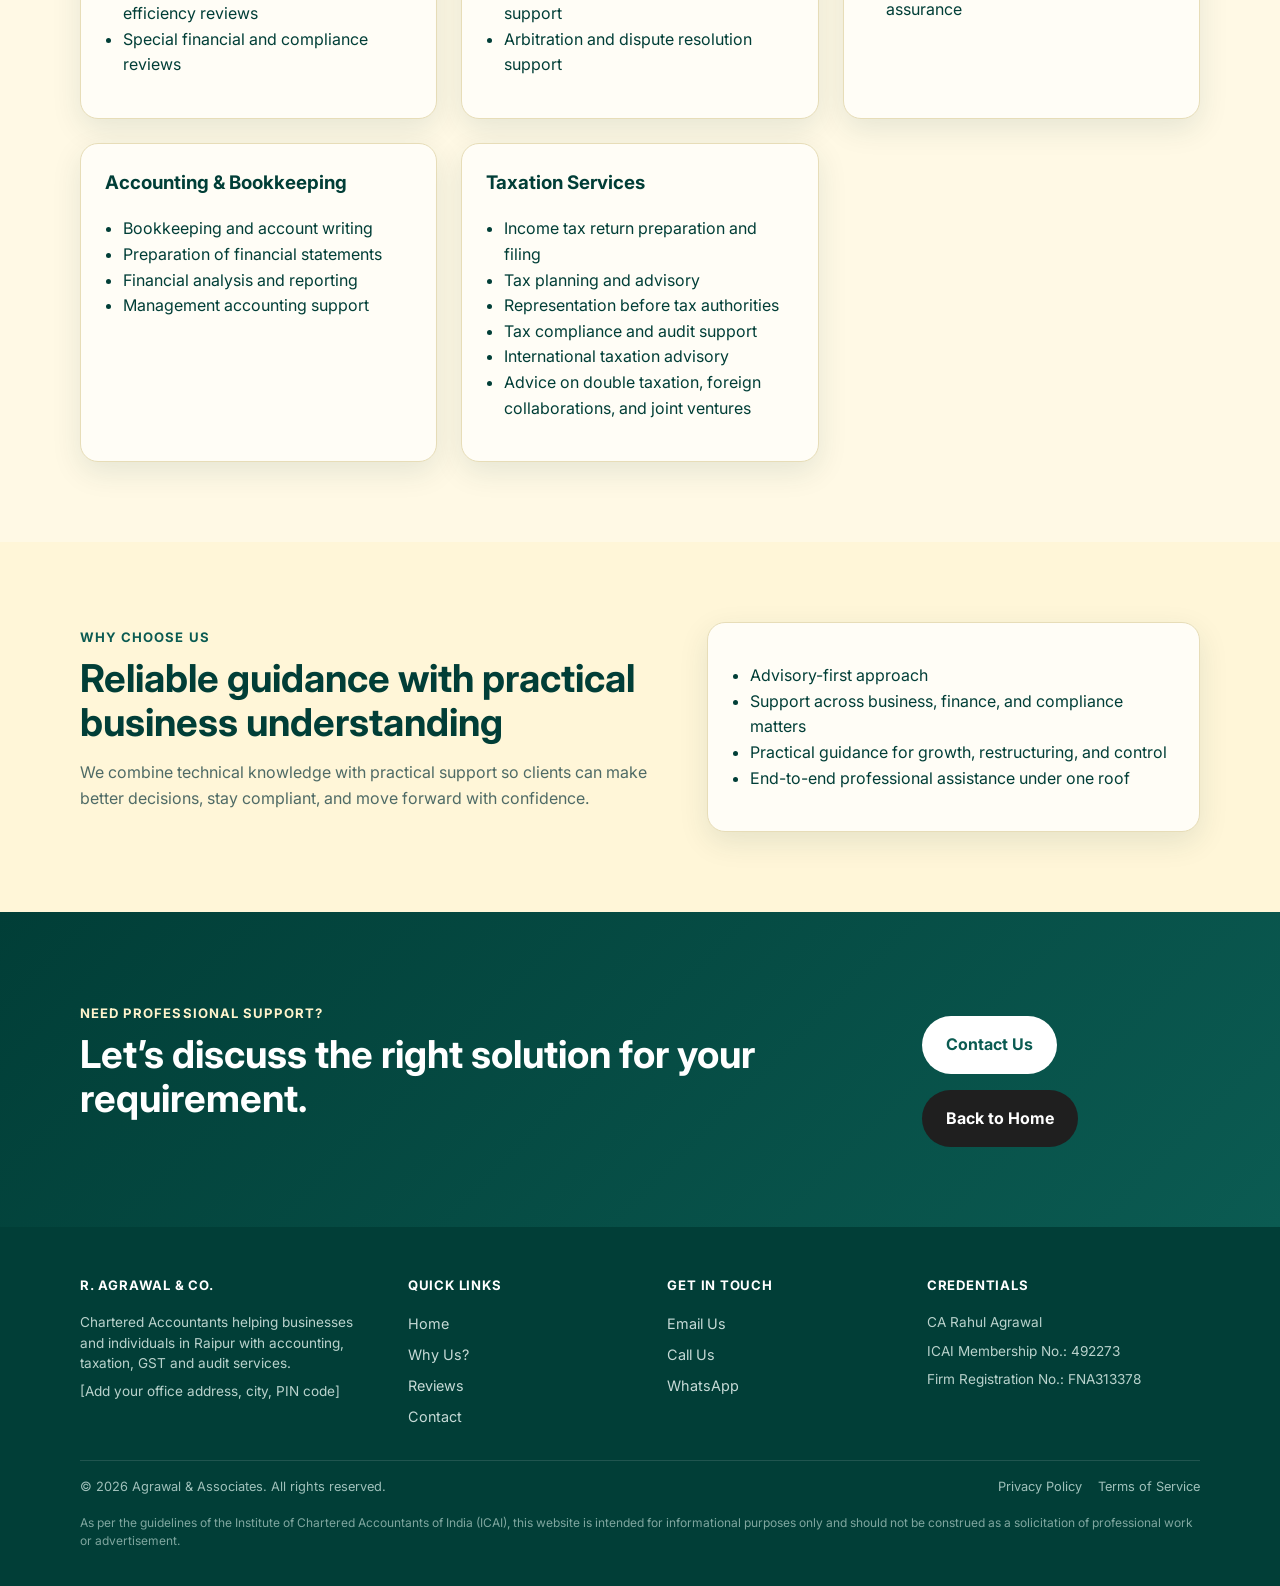
<file: services.html>
<!DOCTYPE html>
<html lang="en">
<head>
  <!-- Google tag (gtag.js) -->
<script async src="https://www.googletagmanager.com/gtag/js?id=AW-18362344918"></script>
<script>
  window.dataLayer = window.dataLayer || [];
  function gtag(){dataLayer.push(arguments);}
  gtag('js', new Date());

  gtag('config', 'AW-18362344918');
</script>
  <meta charset="UTF-8" />
  <meta name="viewport" content="width=device-width, initial-scale=1.0" />
  <title>Services Offered | CA Services</title>
  <meta
    name="description"
    content="Explore our full range of consultancy, finance, audit, accounting, taxation, compliance, valuation, and business advisory services."
  />
  <link rel="preconnect" href="https://fonts.googleapis.com" />
  <link rel="preconnect" href="https://fonts.gstatic.com" crossorigin />
  <link
    href="https://fonts.googleapis.com/css2?family=Inter:wght@400;500;600;700;800&display=swap"
    rel="stylesheet"
  />
  <link rel="stylesheet" href="styles.css" />

  <script>
  gtag('config', 'AW-18362344918/aFgICIaK-tocENbL7LNE', {
    'phone_conversion_number': 'REPLACE WITH VALUE'
  });
</script>

</head>
<body>
  <header class="site-header">
    <div class="container nav">
      <a href="index.html" class="logo">R. Agrawal & Co</a>

      <button class="menu-toggle" id="menuToggle" aria-label="Open menu">☰</button>

      <nav class="nav-links" id="navLinks">
        <a href="index.html">Home</a>
        <a href="services.html">Services</a>
        <a href="index.html#about">Why Us?</a>
        <a href="index.html#contact" class="btn" style="color: #fff9e5;">Contact</a>
      </nav>
    </div>
  </header>

  <section class="hero">
    <div class="container">
      <div class="section-label">What We Offer</div>
      <h1>Services Offered</h1>
      <p class="hero-text">
        We offer a wide range of professional services across consultancy, finance,
        compliance, valuation, restructuring, audit, accounting, and taxation.
      </p>

      <div class="hero-actions">
        <a href="#all-services" class="btn">Explore Services</a>
        <a href="index.html#contact" class="btn btn-secondary">Get in Touch</a>
      </div>
    </div>
  </section>

  <section class="section" id="all-services">
    <div class="container">
      <div class="section-label">Core Services</div>
      <h2>Professional support across every stage of business</h2>
      <p class="section-intro">
        From advisory and finance to compliance and assurance, our services are designed
        to support businesses, promoters, management teams, and individuals with
        practical and reliable guidance.
      </p>

      <div class="cards">
        <article class="card">
          <h3>Business Advisory & Consultancy</h3>
          <ul class="check-list">
            <li>Management consultancy</li>
            <li>Financial planning and policy review</li>
            <li>Budgeting and budgetary control systems</li>
            <li>Management information systems (MIS)</li>
            <li>Working capital and capital utilisation advisory</li>
            <li>Productivity and efficiency improvement</li>
            <li>Business strategy, pricing, and product mix decisions</li>
          </ul>
        </article>

        <article class="card">
          <h3>Finance & Capital Market Support</h3>
          <ul class="check-list">
            <li>Capital issue advisory</li>
            <li>Prospectus and offer document support</li>
            <li>Registrar and share transfer services</li>
            <li>Investment advisory in securities</li>
          </ul>
        </article>

        <article class="card">
          <h3>Valuation & Due Diligence</h3>
          <ul class="check-list">
            <li>Share valuation</li>
            <li>Business valuation</li>
            <li>Financial due diligence</li>
            <li>Investigation for mergers, acquisitions, and restructuring</li>
          </ul>
        </article>

        <article class="card">
          <h3>Company Law & Compliance</h3>
          <ul class="check-list">
            <li>Company formation and registration</li>
            <li>Corporate secretarial services</li>
            <li>Corporate law advisory</li>
            <li>Compliance support for private and limited companies</li>
          </ul>
        </article>

        <article class="card">
          <h3>Costing & Profitability</h3>
          <ul class="check-list">
            <li>Cost accounting systems</li>
            <li>Cost control methods</li>
            <li>Production and service cost analysis</li>
            <li>Profitability improvement and pricing support</li>
          </ul>
        </article>

        <article class="card">
          <h3>Mergers, Restructuring & Expansion</h3>
          <ul class="check-list">
            <li>Amalgamations and reconstructions</li>
            <li>Takeovers and acquisition support</li>
            <li>Expansion planning</li>
            <li>Feasibility studies for new projects</li>
          </ul>
        </article>

        <article class="card">
          <h3>Investigation & Special Assignments</h3>
          <ul class="check-list">
            <li>Business investigations</li>
            <li>Profit and performance analysis</li>
            <li>Operational and administrative efficiency reviews</li>
            <li>Special financial and compliance reviews</li>
          </ul>
        </article>

        <article class="card">
          <h3>Estate, Insolvency & Dispute Support</h3>
          <ul class="check-list">
            <li>Executor and trustee services</li>
            <li>Insolvency-related financial assistance</li>
            <li>Bankruptcy and statement of affairs support</li>
            <li>Arbitration and dispute resolution support</li>
          </ul>
        </article>

        <article class="card">
          <h3>Audit & Assurance</h3>
          <ul class="check-list">
            <li>Statutory audits</li>
            <li>Internal audits</li>
            <li>Tax audits</li>
            <li>Financial statement review and assurance</li>
          </ul>
        </article>

        <article class="card">
          <h3>Accounting & Bookkeeping</h3>
          <ul class="check-list">
            <li>Bookkeeping and account writing</li>
            <li>Preparation of financial statements</li>
            <li>Financial analysis and reporting</li>
            <li>Management accounting support</li>
          </ul>
        </article>

        <article class="card">
          <h3>Taxation Services</h3>
          <ul class="check-list">
            <li>Income tax return preparation and filing</li>
            <li>Tax planning and advisory</li>
            <li>Representation before tax authorities</li>
            <li>Tax compliance and audit support</li>
            <li>International taxation advisory</li>
            <li>Advice on double taxation, foreign collaborations, and joint ventures</li>
          </ul>
        </article>
      </div>
    </div>
  </section>

  <section class="section alt">
    <div class="container split">
      <div>
        <div class="section-label">Why Choose Us</div>
        <h2>Reliable guidance with practical business understanding</h2>
        <p class="section-intro">
          We combine technical knowledge with practical support so clients can make
          better decisions, stay compliant, and move forward with confidence.
        </p>
      </div>

      <div class="about-box">
        <ul class="check-list">
          <li>Advisory-first approach</li>
          <li>Support across business, finance, and compliance matters</li>
          <li>Practical guidance for growth, restructuring, and control</li>
          <li>End-to-end professional assistance under one roof</li>
        </ul>
      </div>
    </div>
  </section>

  <section class="section cta">
    <div class="container cta-box">
      <div>
        <div class="section-label light">Need Professional Support?</div>
        <h2>Let’s discuss the right solution for your requirement.</h2>
      </div>

      <div class="hero-actions">
        <a href="index.html#contact" class="btn btn-light">Contact Us</a>
        <a href="index.html" class="btn btn-secondary">Back to Home</a>
      </div>
    </div>
  </section>

  <footer class="site-footer">
    <div class="container">
      <div class="footer-grid">
        <div class="footer-col">
          <h4>R. Agrawal & Co.</h4>
          <p>Chartered Accountants helping businesses and individuals in Raipur with accounting, taxation, GST and audit services.</p>
          <p>[Add your office address, city, PIN code]</p>
        </div>

        <div class="footer-col">
          <h4>Quick Links</h4>
          <a href="index.html">Home</a>
          <a href="index.html#about">Why Us?</a>
          <a href="index.html#testimonials">Reviews</a>
          <a href="index.html#contact">Contact</a>
        </div>

        <div class="footer-col">
          <h4>Get in Touch</h4>
          <a href="mailto:businessrahul.1191@gmail.com">Email Us</a>
          <a href="tel:+919232111200">Call Us</a>
          <a href="https://wa.me/919232111200?text=Hi%20I%20visited%20your%20website%20and%20want%20to%20know%20more." target="_blank">WhatsApp</a>
        </div>

        <div class="footer-col">
          <h4>Credentials</h4>
          <p>CA Rahul Agrawal</p>
          <p>ICAI Membership No.: 492273</p>
          <p>Firm Registration No.: FNA313378</p>
        </div>
      </div>

      <div class="footer-bottom">
        <span>© <span id="year"></span> Agrawal & Associates. All rights reserved.</span>
        <div class="legal-links">
          <a href="privacy-policy.html">Privacy Policy</a>
          <a href="terms-of-service.html">Terms of Service</a>
        </div>
      </div>

      <p class="footer-disclaimer">
        As per the guidelines of the Institute of Chartered Accountants of India (ICAI), this website is intended for informational purposes only and should not be construed as a solicitation of professional work or advertisement.
      </p>
    </div>
  </footer>

  <script src="script.js"></script>
</body>
</html>
</file>
<file: styles.css>
:root {
  --bg: #FFF9E5;
  --bg-soft: #FFF3CC;
  --text: #013E37;
  --muted: #4F6B66;
  --white: #FFFFFF;
  --line: #E7DDB8;
  --primary: #0B5B52;
  --primary-dark: #1f1f1f;
  --card: #FFFDF6;
  --section: #FFF6D8;
  --shadow: 0 10px 30px rgba(1, 62, 55, 0.10);
  --radius: 18px;
  --accent-soft: #E4F1EE;
  --accent-soft-hover: #D5E9E4;
  --gold: #B8891E;

  /* Spacing scale — 8px base grid, ~1.5x steps.
     Every padding/gap/margin below pulls from this list instead of
     one-off numbers, so spacing feels intentional instead of arbitrary. */
  --space-1: 8px;
  --space-2: 16px;
  --space-3: 24px;
  --space-4: 32px;
  --space-5: 40px;
  --space-6: 48px;
  --space-7: 64px;
  --space-8: 80px;
  --space-9: 96px;
}

* {
  box-sizing: border-box;
}

html {
  scroll-behavior: smooth;
}

body {
  margin: 0;
  font-family: "Inter", sans-serif;
  color: var(--text);
  background: var(--bg);
  line-height: 1.6;
}

a {
  color: inherit;
  text-decoration: none;
}

img {
  max-width: 100%;
  display: block;
}

.container {
  width: min(1120px, calc(100% - 32px));
  margin: 0 auto;
}

.site-header {
  position: sticky;
  top: 0;
  z-index: 50;
  background: rgba(255, 249, 229, 0.92);
  backdrop-filter: blur(10px);
  border-bottom: 1px solid rgba(1, 62, 55, 0.08);
}

.nav {
  display: flex;
  align-items: center;
  justify-content: space-between;
  min-height: 74px;
}

.logo {
  font-weight: 800;
  font-size: 1.2rem;
  color: var(--text);
}

.nav-links {
  display: flex;
  gap: 22px;
  align-items: center;
}

.nav-links a {
  color: var(--text);
  font-weight: 500;
}

.menu-toggle {
  display: none;
  background: none;
  border: none;
  font-size: 1.6rem;
  cursor: pointer;
  color: var(--text);
}

.hero {
  background:
    radial-gradient(circle at top left, rgba(1, 62, 55, 0.08), transparent 34%),
    linear-gradient(180deg, #FFF9E5 0%, #FFFFFF 100%);
  padding-top: var(--space-4);
  padding-bottom: var(--space-8);
}

.hero-grid {
  display: grid;
  grid-template-columns: 1.2fr 0.8fr;
  gap: var(--space-4);
  align-items: center;
}

.eyebrow,
.section-label {
  color: var(--primary);
  font-weight: 700;
  text-transform: uppercase;
  letter-spacing: 0.08em;
  font-size: 0.82rem;
  margin-bottom: var(--space-1);
}

h1 {
  font-size: clamp(2.2rem, 5vw, 4.2rem);
  line-height: 1.08;
  margin: 0 0 var(--space-2);
}

h2 {
  font-size: clamp(1.8rem, 3vw, 2.6rem);
  line-height: 1.15;
  margin: 0 0 var(--space-2);
}

h3 {
  margin-top: 0;
}

.hero-text,
.section-intro {
  color: var(--muted);
  max-width: 680px;
}

.hero-actions {
  display: flex;
  gap: var(--space-2);
  margin-top: var(--space-3);
  flex-wrap: wrap;
}

.trust-line {
  display: flex;
  align-items: center;
  gap: var(--space-1);
  margin-top: var(--space-2);
  color: var(--muted);
  font-size: 0.85rem;
  font-weight: 600;
}

.trust-line .stars {
  color: var(--gold);
  letter-spacing: 2px;
}

.btn {
  display: inline-flex;
  align-items: center;
  justify-content: center;
  background: var(--primary);
  color: var(--white);
  padding: var(--space-2) var(--space-3);
  border-radius: 999px;
  font-weight: 700;
  transition: 0.2s ease;
}

.btn:hover {
  background: var(--primary-dark);
  color: var(--white);
  transform: translateY(1px);
}

.btn-secondary {
  background: var(--primary-dark);
  color: var(--white);
}

.btn-secondary:hover {
  background: var(--primary-dark);
  color: var(--white);
}

.btn-light {
  background: var(--white);
  color: var(--primary);
}

.btn-sm {
  padding: 10px 16px;
}

.hero-card,
.card,
.about-box {
  background: var(--card);
  border: 1px solid var(--line);
  border-radius: var(--radius);
  box-shadow: var(--shadow);
}

.hero-card {
  padding: var(--space-3);
}

.stat {
  padding: var(--space-2);
  border-bottom: 1px solid var(--line);
}

.stat:last-child {
  border-bottom: none;
}

.section {
  padding: var(--space-8) 0;
}

.alt {
  background: var(--section);
}

.cards {
  display: grid;
  grid-template-columns: repeat(3, 1fr);
  gap: var(--space-3);
  margin-top: var(--space-3);
}

.card {
  padding: var(--space-3);
}

.split {
  display: grid;
  grid-template-columns: 1.1fr 0.9fr;
  gap: var(--space-3);
  align-items: center;
}

.about-box {
  padding: var(--space-3);
}

.check-list {
  padding-left: 18px;
}

.testimonial p {
  font-style: normal;
}

.cta {
  background: linear-gradient(135deg, #013E37, #0B5B52);
  color: var(--white);
}

.cta-box {
  display: flex;
  align-items: center;
  justify-content: space-between;
  gap: var(--space-2);
}

.cta-trust {
  display: flex;
  align-items: center;
  gap: var(--space-1);
  margin-top: var(--space-2);
  color: var(--bg-soft);
  font-weight: 600;
  font-size: 0.9rem;
}

.cta-trust .stars {
  color: var(--gold);
  letter-spacing: 2px;
}

.light {
  color: var(--bg-soft);
}

.contact-grid {
  display: grid;
  grid-template-columns: repeat(3, 1fr);
  gap: var(--space-3);
  margin-top: var(--space-3);
}

.contact-grid a {
  color: var(--primary);
  font-weight: 600;
}

.site-footer {
  background: #013E37;
  color: #DCEBE8;
  padding: var(--space-6) 0 var(--space-3);
}

.footer-grid {
  display: grid;
  grid-template-columns: 1.3fr 1fr 1fr 1.2fr;
  gap: var(--space-4);
  padding-bottom: var(--space-3);
}

.footer-col h4 {
  color: #fff;
  font-size: 0.82rem;
  font-weight: 700;
  text-transform: uppercase;
  letter-spacing: 0.06em;
  margin: 0 0 var(--space-2);
}

.footer-col p {
  margin: 0 0 var(--space-1);
  font-size: 0.85rem;
  color: #B9D2CC;
  line-height: 1.5;
}

.footer-col a {
  display: block;
  color: #DCEBE8;
  font-size: 0.9rem;
  margin-bottom: var(--space-1);
  opacity: 0.9;
}

.footer-col a:hover {
  opacity: 1;
  text-decoration: underline;
}

.legal-page h1 {
  font-size: clamp(1.8rem, 4vw, 2.6rem);
}

.legal-page .section-intro {
  max-width: 760px;
}

.legal-page h2 {
  font-size: clamp(1.3rem, 2.4vw, 1.6rem);
  margin-top: var(--space-4);
}

.legal-page p,
.legal-page li {
  color: var(--muted);
  max-width: 760px;
}

.legal-page ul {
  padding-left: 18px;
}

.footer-disclaimer {
  margin-top: var(--space-2);
  font-size: 0.75rem;
  line-height: 1.5;
  color: #7FA69F;
}

.footer-bottom {
  border-top: 1px solid rgba(255, 255, 255, 0.12);
  padding-top: var(--space-2);
  display: flex;
  justify-content: space-between;
  align-items: center;
  flex-wrap: wrap;
  gap: var(--space-1);
  font-size: 0.8rem;
  color: #9FC0BA;
}

.footer-bottom .legal-links {
  display: flex;
  gap: var(--space-2);
  flex-wrap: wrap;
}

.footer-bottom .legal-links a {
  color: #9FC0BA;
  font-size: 0.8rem;
}

.footer-bottom .legal-links a:hover {
  color: #DCEBE8;
  text-decoration: underline;
}

.footer-row {
  display: flex;
  justify-content: space-between;
  gap: var(--space-1);
  flex-wrap: wrap;
}

@media (max-width: 900px) {
  .footer-grid {
    grid-template-columns: 1fr 1fr;
  }
}

@media (max-width: 600px) {
  .footer-grid {
    grid-template-columns: 1fr;
  }

  .footer-bottom {
    flex-direction: column;
    align-items: flex-start;
  }
}

@media (max-width: 900px) {
  .hero-grid,
  .split,
  .cards,
  .contact-grid,
  .cta-box {
    grid-template-columns: 1fr;
    display: grid;
  }

  .cta-box {
    text-align: left;
  }
}

@media (max-width: 760px) {
  .menu-toggle {
    display: block;
  }

  .nav-links {
    position: absolute;
    top: 74px;
    right: 16px;
    background: var(--card);
    border: 1px solid var(--line);
    border-radius: 16px;
    box-shadow: var(--shadow);
    padding: 14px;
    flex-direction: column;
    align-items: flex-start;
    min-width: 220px;
    display: none;
  }

  .nav-links.show {
    display: flex;
  }

  h1 {
    font-size: 2.4rem;
  }

  .section {
    padding: var(--space-7) 0;
  }

  .hero {
    padding-top: var(--space-3);
    padding-bottom: var(--space-6);
  }
}

.whatsapp-float {
  position: fixed;
  right: var(--space-2);
  bottom: var(--space-2);
  background: #25D366;
  color: white;
  padding: 14px 18px;
  border-radius: 999px;
  font-weight: 700;
  box-shadow: 0 10px 25px rgba(0,0,0,0.18);
  z-index: 999;
}

.whatsapp-float:hover {
  background: #1ebe5d;
}

.testimonialsnote {
  color: var(--muted);
  font-size: 0.8rem;
  font-style: normal;
  margin: 0.5rem 0 1rem;
}

.role {
  color: var(--muted);
  font-size: 0.8rem;
  font-style: normal;
  margin-top: 0.25rem;
}

.review {
  font-style: italic;
  margin-bottom: 0.5rem;
}

.testimonial-stars {
  color: var(--gold);
  font-size: 1.2rem;
  letter-spacing: 3px;
  margin-bottom: 10px;
}

.testimonial-text {
  margin: 0;
  font-size: 1rem;
  line-height: 1.6;
}

.more-services-link {
  text-align: center;
  margin-top: var(--space-2);
}

.more-services-link a {
  display: inline-block;
  color: var(--primary);
  font-weight: 700;
  font-size: 1rem;
  padding: 10px 16px;
  border-radius: 999px;
  background: var(--accent-soft);
  transition: 0.2s ease;
}

.more-services-link a:hover {
  background: var(--accent-soft-hover);
  transform: translateY(1px);
}

.small-s {
  font-size: 0.75em;
}

sup {
  font-size: 0.6em;
  vertical-align: super;
}

.top-strip {
    background: #013E37;
    color: #FFF9E5;
    padding: var(--space-1) 0;
    text-align: center;
    border-bottom: 1px solid rgba(255, 249, 229, 0.12);
}

.top-strip p {
    margin: 0;
    font-size: 0.95rem;
    font-weight: 500;
    letter-spacing: 0.2px;
    line-height: 1.5;
}

.top-strip strong {
    font-weight: 700;
}

/* ---------- PPC Landing Page ---------- */

.lp-header {
  position: sticky;
  top: 0;
  z-index: 50;
  background: rgba(255, 249, 229, 0.95);
  backdrop-filter: blur(10px);
  border-bottom: 1px solid rgba(1, 62, 55, 0.08);
  padding: var(--space-2) 0;
}

.lp-header .nav {
  min-height: auto;
}

.lp-header-actions {
  display: flex;
  gap: var(--space-2);
  align-items: center;
}

.lp-header-actions .phone-link {
  font-weight: 700;
  color: var(--text);
  font-size: 0.95rem;
}

.stat-row {
  display: flex;
  gap: var(--space-2);
  flex-wrap: wrap;
  margin-top: var(--space-4);
}

.stat-row .stat-chip {
  background: var(--card);
  border: 1px solid var(--line);
  border-radius: 999px;
  padding: var(--space-1) var(--space-3);
  font-weight: 700;
  font-size: 0.85rem;
  box-shadow: var(--shadow);
}

.included-list {
  list-style: none;
  padding: 0;
  margin: var(--space-3) 0 0;
  display: grid;
  gap: var(--space-2);
}

.included-list li {
  display: flex;
  gap: var(--space-2);
  align-items: flex-start;
  background: var(--card);
  border: 1px solid var(--line);
  border-radius: var(--radius);
  padding: var(--space-2) var(--space-3);
}

.included-list li::before {
  content: "✓";
  color: var(--primary);
  font-weight: 700;
  flex-shrink: 0;
}

.faq-item {
  border-bottom: 1px solid var(--line);
  padding: var(--space-2) 0;
}

.faq-item summary {
  cursor: pointer;
  font-weight: 700;
  list-style: none;
  display: flex;
  justify-content: space-between;
  align-items: center;
}

.faq-item summary::-webkit-details-marker {
  display: none;
}

.faq-item summary::after {
  content: "+";
  font-size: 1.3rem;
  color: var(--primary);
  margin-left: var(--space-2);
}

.faq-item[open] summary::after {
  content: "−";
}

.faq-item p {
  color: var(--muted);
  margin-top: var(--space-2);
  margin-bottom: 0;
}

.sticky-cta {
  display: none;
}

@media (max-width: 760px) {
  .sticky-cta {
    display: flex;
    position: fixed;
    bottom: 0;
    left: 0;
    right: 0;
    z-index: 60;
    background: var(--card);
    border-top: 1px solid var(--line);
    box-shadow: 0 -6px 20px rgba(1, 62, 55, 0.12);
    padding: var(--space-2);
    gap: var(--space-2);
  }

  .sticky-cta .btn {
    flex: 1;
    padding: var(--space-2) var(--space-2);
    font-size: 0.9rem;
  }

  body {
    padding-bottom: 72px;
  }
}

/* ---------- LP v2: Value / Pricing Psychology ---------- */

.urgency-banner {
  background: #013E37;
  color: #FFF9E5;
  text-align: center;
  font-size: 0.85rem;
  font-weight: 700;
  padding: 10px var(--space-2);
  letter-spacing: 0.01em;
}

.urgency-banner span.slots {
  color: var(--gold);
}

.value-stack {
  background: var(--card);
  border: 1px solid var(--line);
  border-radius: var(--radius);
  padding: var(--space-4);
  box-shadow: var(--shadow);
  max-width: 640px;
  margin: var(--space-3) auto 0;
}

.value-stack .value-row {
  display: flex;
  justify-content: space-between;
  gap: var(--space-2);
  padding: var(--space-1) 0;
  border-bottom: 1px dashed var(--line);
  font-size: 0.95rem;
}

.value-stack .value-row:last-of-type {
  border-bottom: none;
}

.value-stack .value-row .item {
  color: var(--text);
  font-weight: 600;
}

.value-stack .value-row .worth {
  color: var(--muted);
  white-space: nowrap;
}

.value-stack .value-total {
  display: flex;
  justify-content: space-between;
  align-items: baseline;
  margin-top: var(--space-2);
  padding-top: var(--space-2);
  border-top: 2px solid var(--text);
}

.value-stack .value-total .label {
  font-weight: 700;
}

.value-stack .value-total .anchor {
  text-decoration: line-through;
  color: var(--muted);
  font-size: 0.95rem;
  margin-right: var(--space-1);
}

.value-stack .value-total .today {
  font-weight: 800;
  font-size: 1.3rem;
  color: var(--primary);
}

.value-stack .per-day {
  text-align: center;
  margin-top: var(--space-2);
  font-size: 0.85rem;
  color: var(--muted);
}

.ribbon {
  display: inline-block;
  background: var(--gold);
  color: #fff;
  font-size: 0.7rem;
  font-weight: 800;
  text-transform: uppercase;
  letter-spacing: 0.05em;
  padding: 3px 10px;
  border-radius: 999px;
  margin-bottom: var(--space-1);
}

.comparison-table {
  width: 100%;
  border-collapse: collapse;
  margin-top: var(--space-3);
  font-size: 0.9rem;
  background: var(--card);
  border-radius: var(--radius);
  overflow: hidden;
  box-shadow: var(--shadow);
}

.comparison-table th,
.comparison-table td {
  padding: var(--space-2);
  text-align: center;
  border-bottom: 1px solid var(--line);
}

.comparison-table th:first-child,
.comparison-table td:first-child {
  text-align: left;
}

.comparison-table thead th {
  background: var(--section);
  font-weight: 700;
}

.comparison-table thead th.us {
  background: var(--primary);
  color: #fff;
}

.comparison-table td.yes {
  color: var(--primary);
  font-weight: 800;
}

.comparison-table td.no {
  color: var(--muted);
}

.guarantee-box {
  display: flex;
  gap: var(--space-3);
  align-items: center;
  background: var(--accent-soft);
  border: 1px solid var(--line);
  border-radius: var(--radius);
  padding: var(--space-3);
  margin-top: var(--space-3);
}

.guarantee-box .badge-circle {
  flex-shrink: 0;
  width: 64px;
  height: 64px;
  border-radius: 50%;
  background: var(--primary);
  color: #fff;
  display: flex;
  align-items: center;
  justify-content: center;
  font-weight: 800;
  font-size: 0.75rem;
  text-align: center;
  line-height: 1.1;
}

.loss-box {
  background: #FBEFE7;
  border: 1px solid rgba(184, 137, 30, 0.3);
  border-radius: var(--radius);
  padding: var(--space-3);
  margin-top: var(--space-3);
}

.loss-box h3 {
  margin: 0 0 var(--space-1);
  color: var(--gold);
}

@media (max-width: 600px) {
  .comparison-table {
    font-size: 0.78rem;
  }
}
</file>
